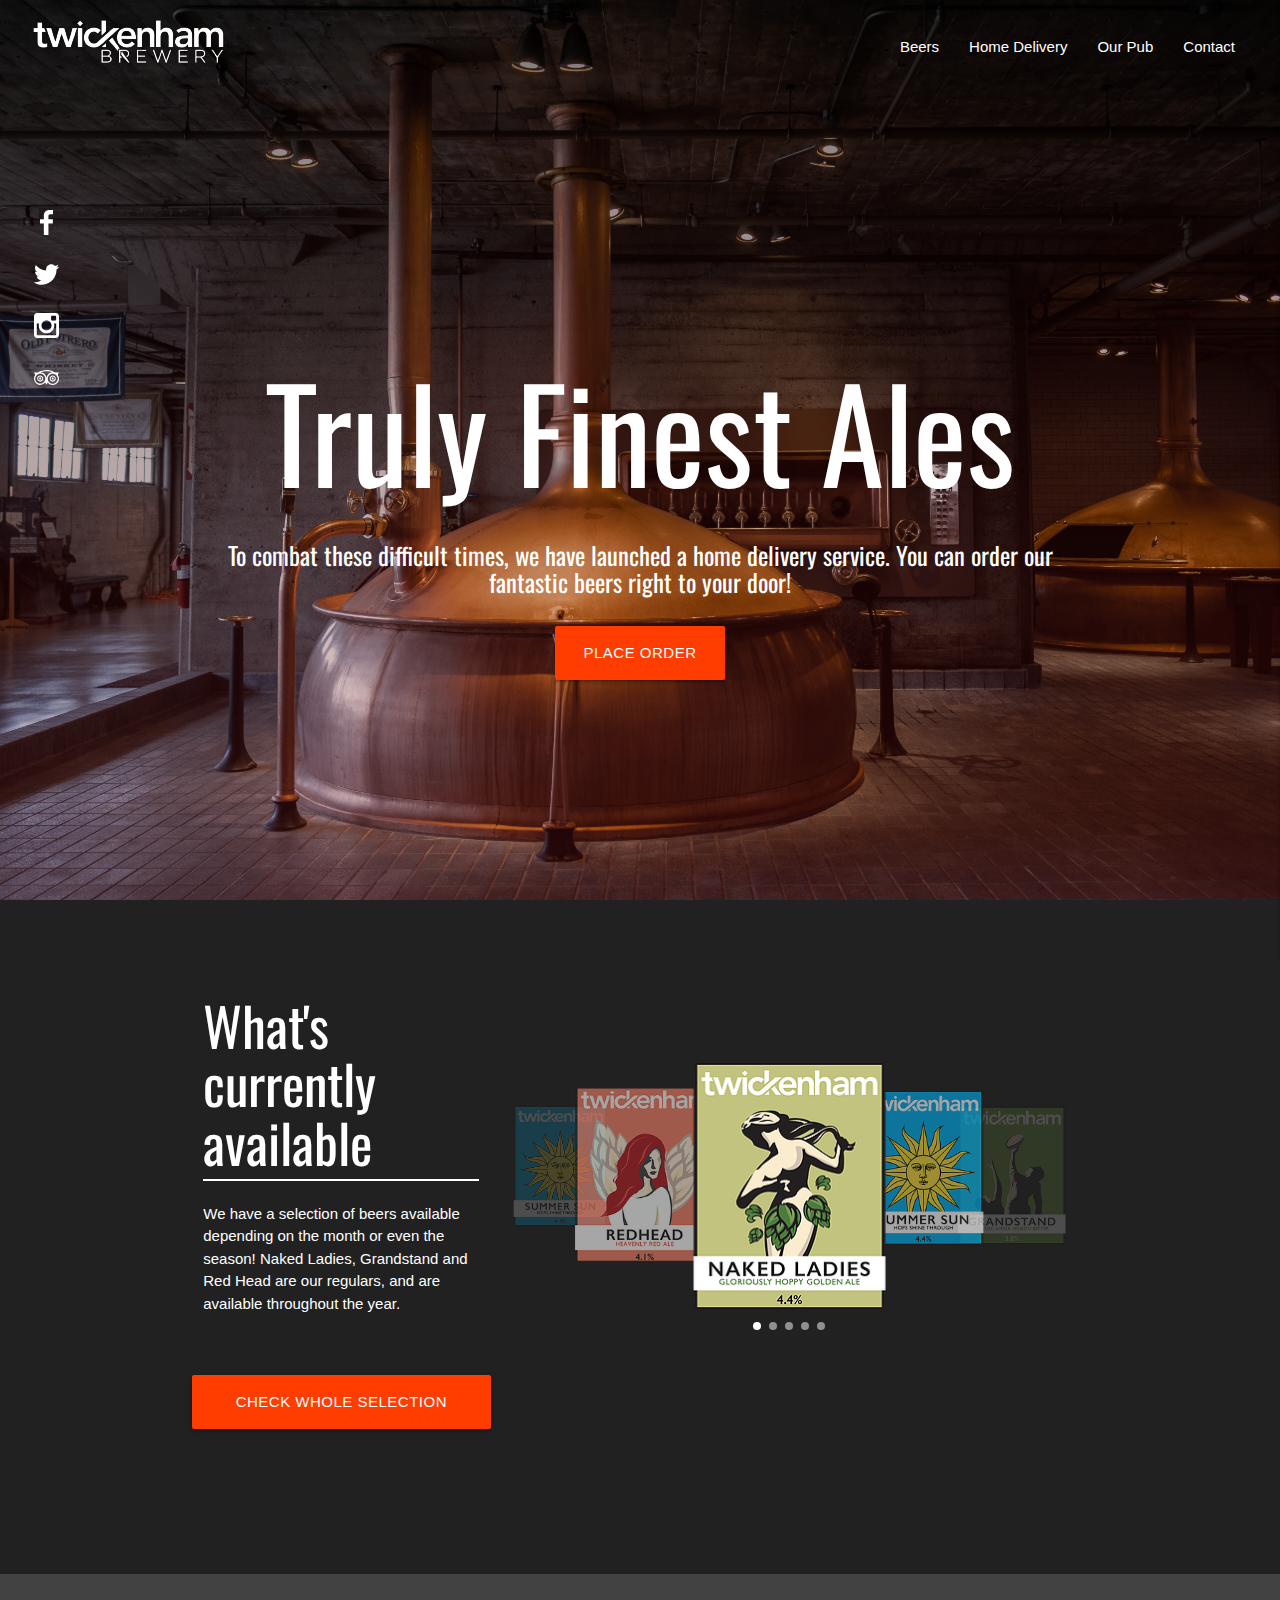
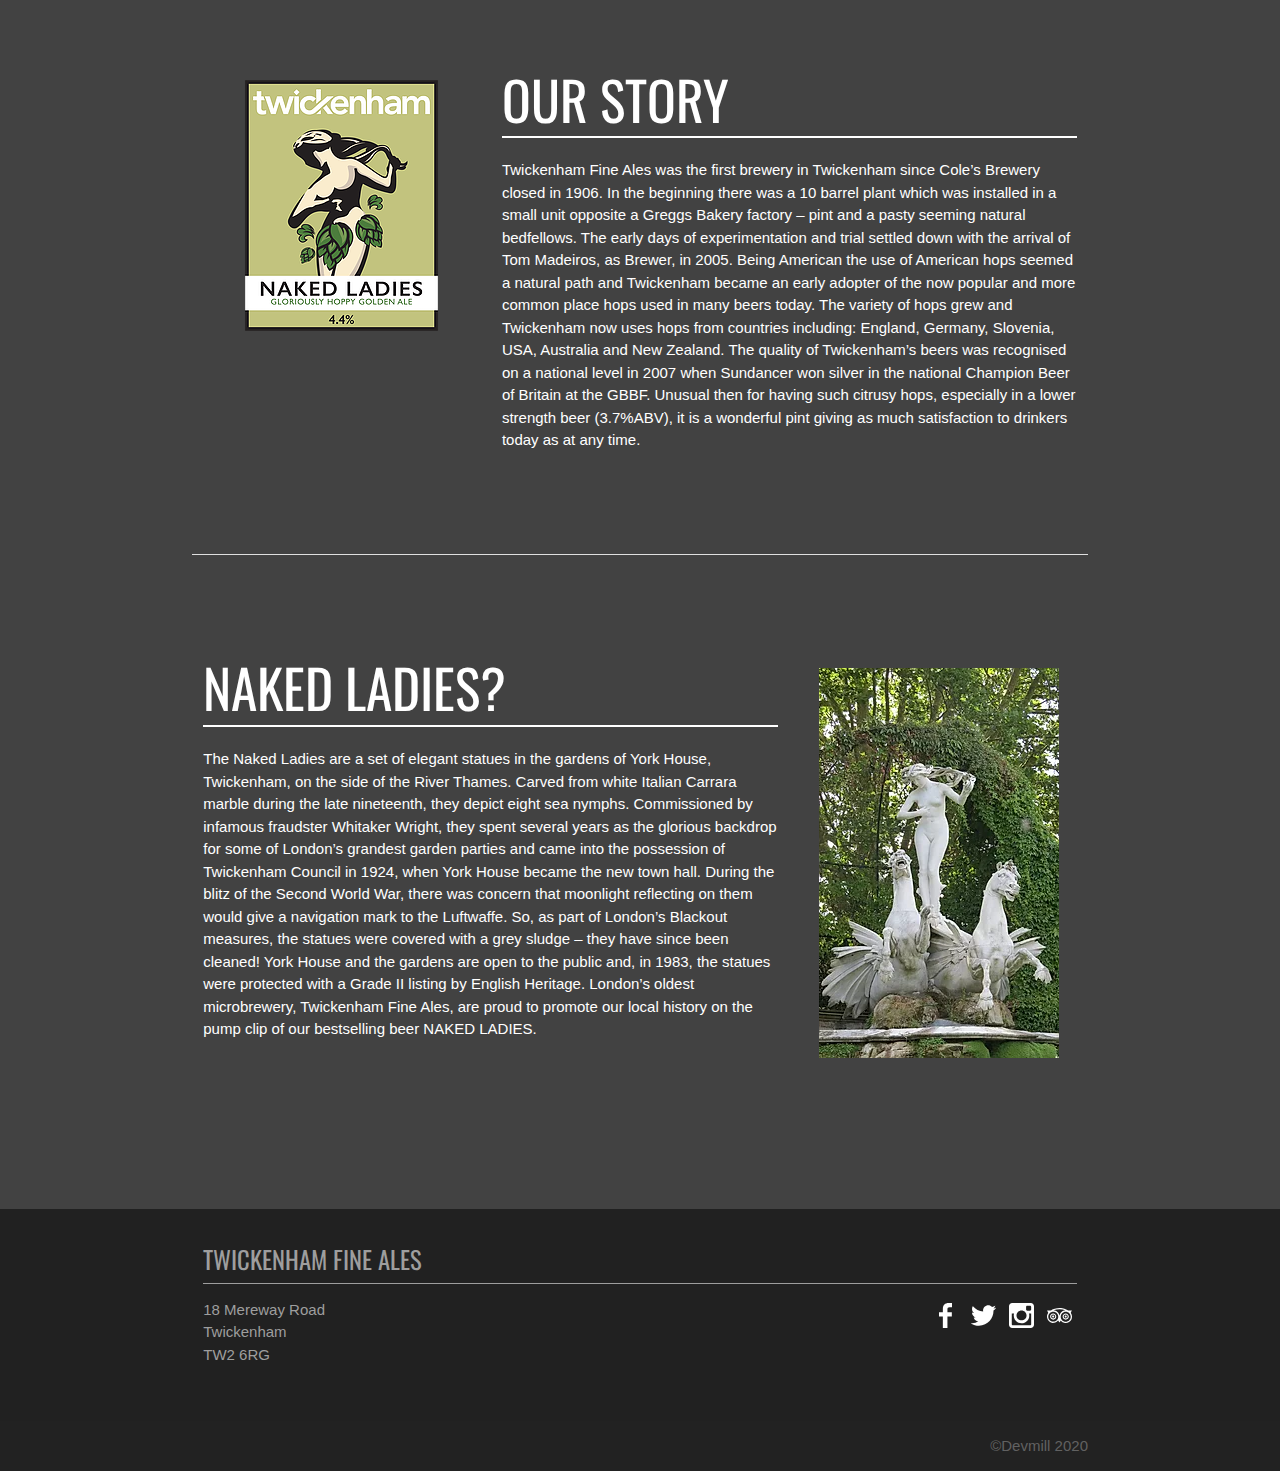
<file: index.html>
<!DOCTYPE html>
<html lang="en">
  <head>
    <meta http-equiv="Content-Type" content="text/html; charset=UTF-8" />
    <meta
      name="viewport"
      content="width=device-width, initial-scale=1, maximum-scale=1.0"
    />
    <title>Truly Finest Ales | Twickenham Brewery</title>
    <link
      href="https://fonts.googleapis.com/icon?family=Material+Icons"
      rel="stylesheet"
    />
    <link
      href="css/materialize.css"
      type="text/css"
      rel="stylesheet"
      media="screen,projection"
    />
    <link
      href="css/style.css"
      type="text/css"
      rel="stylesheet"
      media="screen,projection"
    />
  </head>
  <body>
    <div class="section no-pad-bot no-pad-top " id="index-bg">
      <nav class="transparent" role="navigation">
        <div class="nav-wrapper">
          <a id="logo-container" href="/index.html" class="brand-logo left"
            ><img src="/img/logo.png" alt=""
          /></a>

          <ul class="right hide-on-med-and-down">
            <li><a href="/pages/beers.html">Beers</a></li>
            <li><a href="/pages/home-delivery.html">Home Delivery</a></li>
            <li><a href="/pages/our-pub.html">Our Pub</a></li>
            <li><a href="/pages/contact.html">Contact</a></li>
          </ul>

          <!-- //mobile view links -->
          <ul id="nav-mobile" class="sidenav">
            <li><a href="/pages/beers.html">Beers</a></li>
            <li><a href="/pages/home-delivery.html">Home Delivery</a></li>
            <li><a href="/pages/our-pub.html">Our Pub</a></li>
            <li><a href="/pages/contact.html">Contact</a></li>
          </ul>
          <!-- //Hamburger Trigger -->
          <a href="#" data-target="nav-mobile" class="sidenav-trigger right"
            ><i class="material-icons">menu</i></a
          >
        </div>
      </nav>
      <!-- //Social media icons -->
      <div class="" id="social-media-container">
        <div class="row">
          <div class="col s1 social-media-icon">
            <a href="https://www.facebook.com/TwickenhamAles" target="_blank">
              <img src="/img/icons/facebook-logo.svg" alt="facebook link" />
            </a>
          </div>
        </div>

        <div class="row">
          <div class="col s1 social-media-icon">
            <a href="https://twitter.com/TwickenhamAles" target="_blank">
              <img
                src="/img/icons/twitter-social-logotype.svg"
                alt="twitter link"
              />
            </a>
          </div>
        </div>

        <div class="row">
          <div class="col s1 social-media-icon">
            <a href="https://www.instagram.com/twickenhamales/" target="_blank">
              <img
                src="/img/icons/instagram-social-network-logo-of-photo-camera.svg"
                alt="instagram link"
              />
            </a>
          </div>
        </div>

        <div class="row">
          <div class="col s1 social-media-icon">
            <a
              href="https://www.tripadvisor.co.uk/Attraction_Review-g528819-d7272119-Reviews-Twickenham_Fine_Ales-Twickenham_Greater_London_England.html"
              target="_blank"
            >
              <img
                src="/img/icons/tripadvisor-logotype.svg"
                alt="tripadvisor link"
              />
            </a>
          </div>
        </div>
      </div>
      <!-- //Header and CTA -->
      <div class="container" id="cta-container">
        <h1 class="header center white-text" id="hero-heading">
          Truly Finest Ales
        </h1>
        <div class="row center">
          <h5 class="header col s12 white-text" id="cta">
            To combat these difficult times, we have launched a home delivery
            service. You can order our fantastic beers right to your door!
          </h5>
        </div>
        <div class="row center">
          <a
            href="./pages/home-delivery.html"
            id="cta-btn"
            class="btn-large waves-effect waves-light deep-orange accent-3"
            >place order</a
          >
        </div>
      </div>
    </div>

    <!--   ////Available ales   -->
    <div class="section grey darken-4">
      <div class="container">
        <br /><br />
        <div class="row">
          <!-- //carousel -->
          <div class="col s12 l8 right">
            <div class="carousel">
              <a class="carousel-item" href="#one!">
                <picture class="responsive-img">
                  <source
                    type="image/webp"
                    srcset="/img/beer/naked-ladies-clip.webp"
                    class="responsive-img"
                  />
                  <img
                    src="/img/beer/png/naked-ladies-clip.png"
                    class="responsive-img"
                  />
                </picture>
              </a>
              <a class="carousel-item" href="#two!">
                <picture>
                  <source
                    type="image/webp"
                    srcset="/img/beer/summer-sun.webp"
                    class="responsive-img"
                  />
                  <img src="/img/beer/png/summer-sun.png" />
                </picture>
              </a>
              <a class="carousel-item" href="#three!">
                <picture>
                  <source
                    type="image/webp"
                    srcset="/img/beer/grandstand.webp"
                    class="responsive-img"
                  />
                  <img src="/img/beer/png/grandstand.png" />
                </picture>
              </a>
              <a class="carousel-item" href="#four!">
                <picture>
                  <source
                    type="image/webp"
                    srcset="/img/beer/summer-sun.webp"
                    class="responsive-img"
                  />
                  <img src="/img/beer/png/summer-sun.png" />
                </picture>
              </a>
              <a class="carousel-item" href="#five!">
                <picture>
                  <source
                    type="image/webp"
                    srcset="/img/beer/redhhead.webp"
                    class="responsive-img"
                  />
                  <img src="/img/beer/png/redhhead.png" />
                </picture>
              </a>
            </div>
          </div>

          <div class="col s12 l4">
            <h2 class="section-header">What's currently available</h2>

            <p class="white-text">
              We have a selection of beers available depending on the month or
              even the season! Naked Ladies, Grandstand and Red Head are our
              regulars, and are available throughout the year.
            </p>
            <br />
            <br />
            <div class="row">
              <a
                href="/pages/beers.html"
                id="cta-btn"
                class="btn-large waves-effect waves-light deep-orange accent-3 col s12"
                >check whole selection</a
              >
            </div>
          </div>
        </div>
        <br /><br />
        <br /><br />
      </div>
    </div>

    <div class="section grey darken-3">
      <div class="container">
        <br /><br />
        <div class="row">
          <div class="col s12 l4">
            <br /><br />
            <div class="row center">
              <picture>
                <source
                  type="image/webp"
                  srcset="/img/beer/naked-ladies-clip.webp"
                  class="responsive-img"
                />
                <img
                  src="/img/beer/png/naked-ladies-clip.png"
                  class="responsive-img"
                />
              </picture>
            </div>
          </div>
          <div class="col s12 l8">
            <h2 class="section-header">OUR STORY</h2>
            <p class="white-text">
              Twickenham Fine Ales was the first brewery in Twickenham since
              Cole’s Brewery closed in 1906. In the beginning there was a 10
              barrel plant which was installed in a small unit opposite a Greggs
              Bakery factory – pint and a pasty seeming natural bedfellows. The
              early days of experimentation and trial settled down with the
              arrival of Tom Madeiros, as Brewer, in 2005. Being American the
              use of American hops seemed a natural path and Twickenham became
              an early adopter of the now popular and more common place hops
              used in many beers today. The variety of hops grew and Twickenham
              now uses hops from countries including: England, Germany,
              Slovenia, USA, Australia and New Zealand. The quality of
              Twickenham’s beers was recognised on a national level in 2007 when
              Sundancer won silver in the national Champion Beer of Britain at
              the GBBF. Unusual then for having such citrusy hops, especially in
              a lower strength beer (3.7%ABV), it is a wonderful pint giving as
              much satisfaction to drinkers today as at any time.
            </p>
          </div>
        </div>
        <br /><br /><br />
        <div class="divider"></div>
        <br /><br /><br />
        <div class="row">
          <div class="col s12 l8">
            <h2 class="section-header" id="_to_naked_article">NAKED LADIES?</h2>
            <p class="white-text">
              The Naked Ladies are a set of elegant statues in the gardens of
              York House, Twickenham, on the side of the River Thames. Carved
              from white Italian Carrara marble during the late nineteenth, they
              depict eight sea nymphs. Commissioned by infamous fraudster
              Whitaker Wright, they spent several years as the glorious backdrop
              for some of London’s grandest garden parties and came into the
              possession of Twickenham Council in 1924, when York House became
              the new town hall. During the blitz of the Second World War, there
              was concern that moonlight reflecting on them would give a
              navigation mark to the Luftwaffe. So, as part of London’s Blackout
              measures, the statues were covered with a grey sludge – they have
              since been cleaned! York House and the gardens are open to the
              public and, in 1983, the statues were protected with a Grade II
              listing by English Heritage. London’s oldest microbrewery,
              Twickenham Fine Ales, are proud to promote our local history on
              the pump clip of our bestselling beer NAKED LADIES.
            </p>
          </div>

          <div class="col s12 l4">
            <br /><br />
            <div class="row center">
              <picture>
                <source type="image/webp" srcset="/img/naked-ladies.webp" />
                <img
                  src="/img/naked-ladies.png"
                  alt="statue of the naked ladies"
                  class="responsive-img"
                />
              </picture>
            </div>
          </div>
        </div>
        <br /><br />
        <br /><br />
      </div>
    </div>

    <footer class="page-footer grey darken-4">
      <div class="container">
        <div class="row">
          <div class="col s12">
            <h5 class="grey-text">TWICKENHAM FINE ALES</h5>
            <div class="divider grey"></div>
          </div>
          <div class="row">
            <div class="col s5">
              <ul>
                <li class="grey-text">18 Mereway Road</li>
                <li class="grey-text">Twickenham</li>
                <li class="grey-text">TW2 6RG</li>
              </ul>
            </div>

            <div class="col s7" id="footer-social-media-icons">
              <ul class="right">
                <li>
                  <a
                    href="https://www.facebook.com/TwickenhamAles"
                    target="_blank"
                  >
                    <img
                      src="/img/icons/facebook-logo.svg"
                      alt="facebook link"
                    />
                  </a>
                </li>
                <li>
                  <a href="https://twitter.com/TwickenhamAles" target="_blank">
                    <img
                      src="/img/icons/twitter-social-logotype.svg"
                      alt="twitter link"
                    />
                  </a>
                </li>
                <li>
                  <a
                    href="https://www.instagram.com/twickenhamales/"
                    target="_blank"
                  >
                    <img
                      src="/img/icons/instagram-social-network-logo-of-photo-camera.svg"
                      alt="instagram link"
                    />
                  </a>
                </li>
                <li>
                  <a
                    href="https://www.tripadvisor.co.uk/Attraction_Review-g528819-d7272119-Reviews-Twickenham_Fine_Ales-Twickenham_Greater_London_England.html"
                    target="_blank"
                  >
                    <img
                      src="/img/icons/tripadvisor-logotype.svg"
                      alt="tripadvisor link"
                    />
                  </a>
                </li>
              </ul>
            </div>
          </div>
        </div>
      </div>
      <div class="footer-copyright">
        <div class="container">
          <a
            class="grey-text text-darken-2 right"
            href="http://devmill.co.uk"
            target="_blank"
            >&copy;Devmill 2020</a
          >
        </div>
      </div>
    </footer>

    <!--  Scripts-->
    <script src="https://code.jquery.com/jquery-2.1.1.min.js"></script>
    <script src="js/materialize.js"></script>
    <script src="js/init.js"></script>
  </body>
</html>
</file>
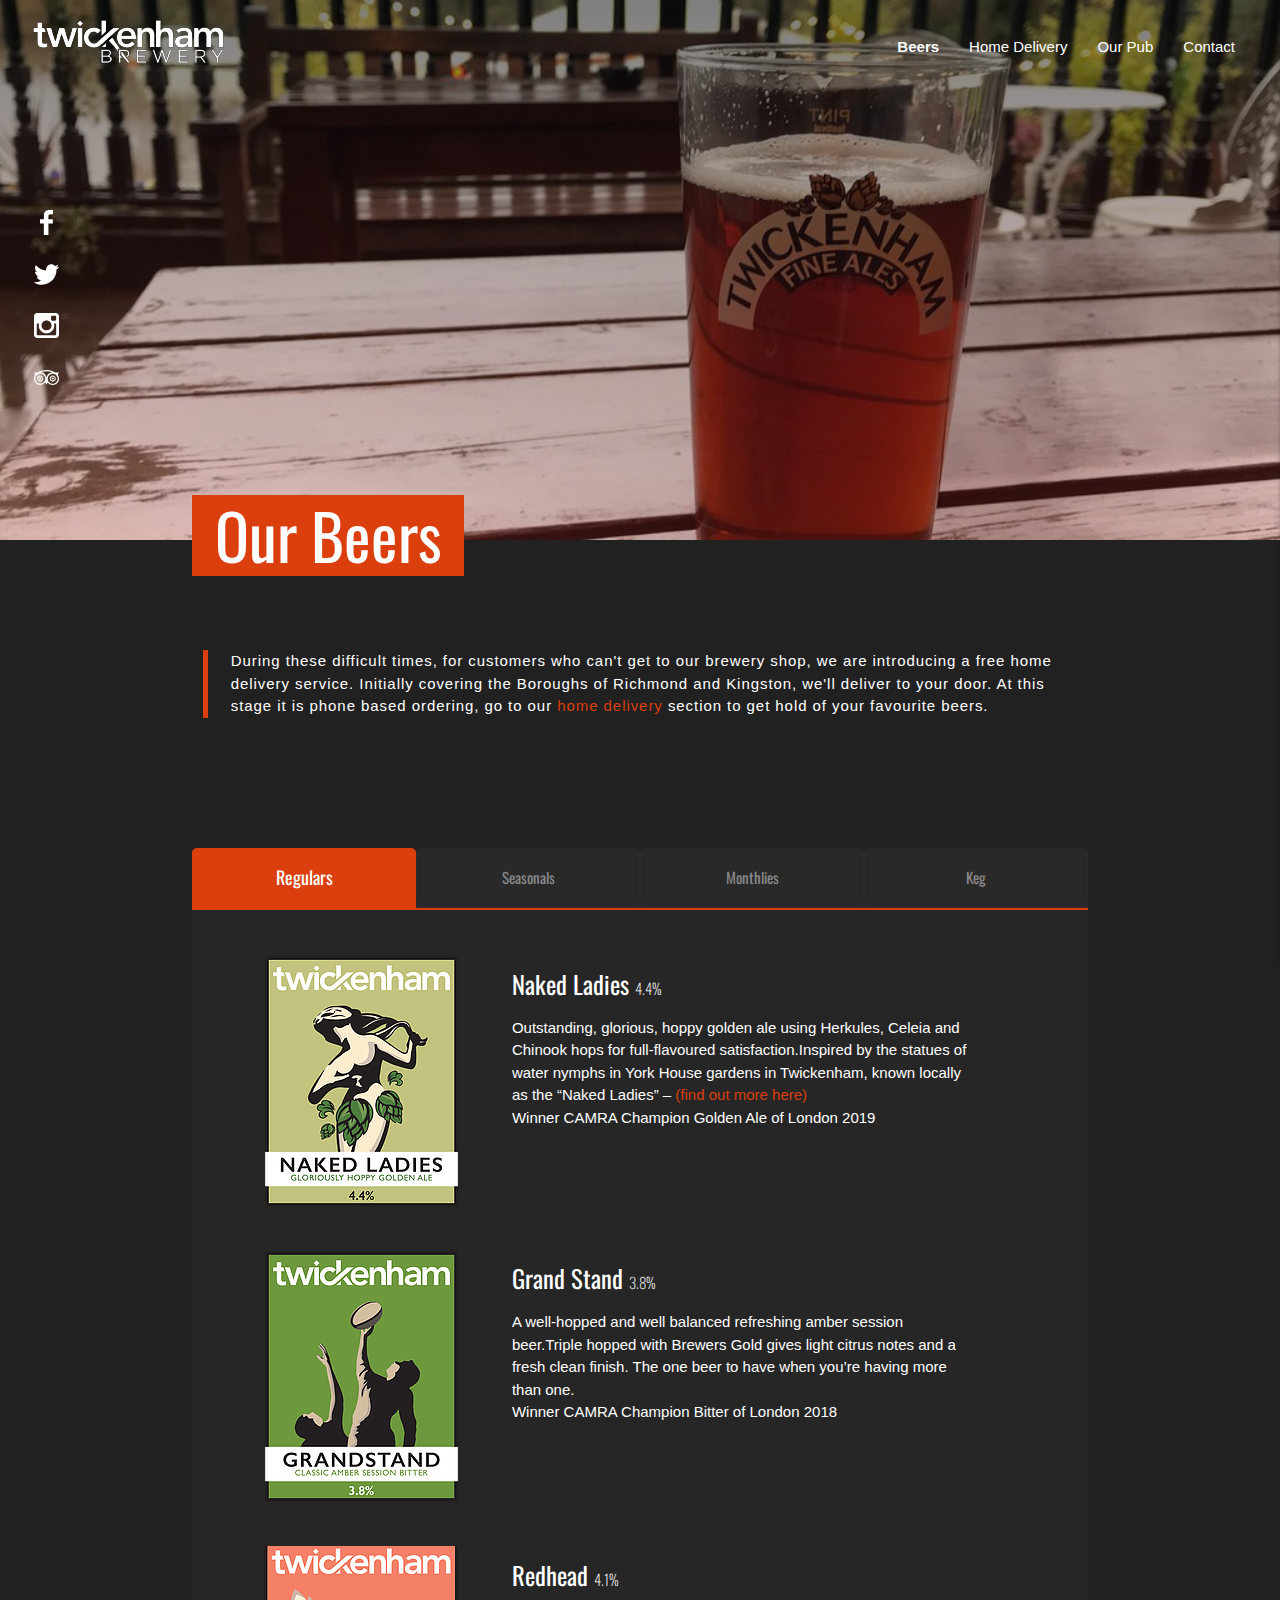
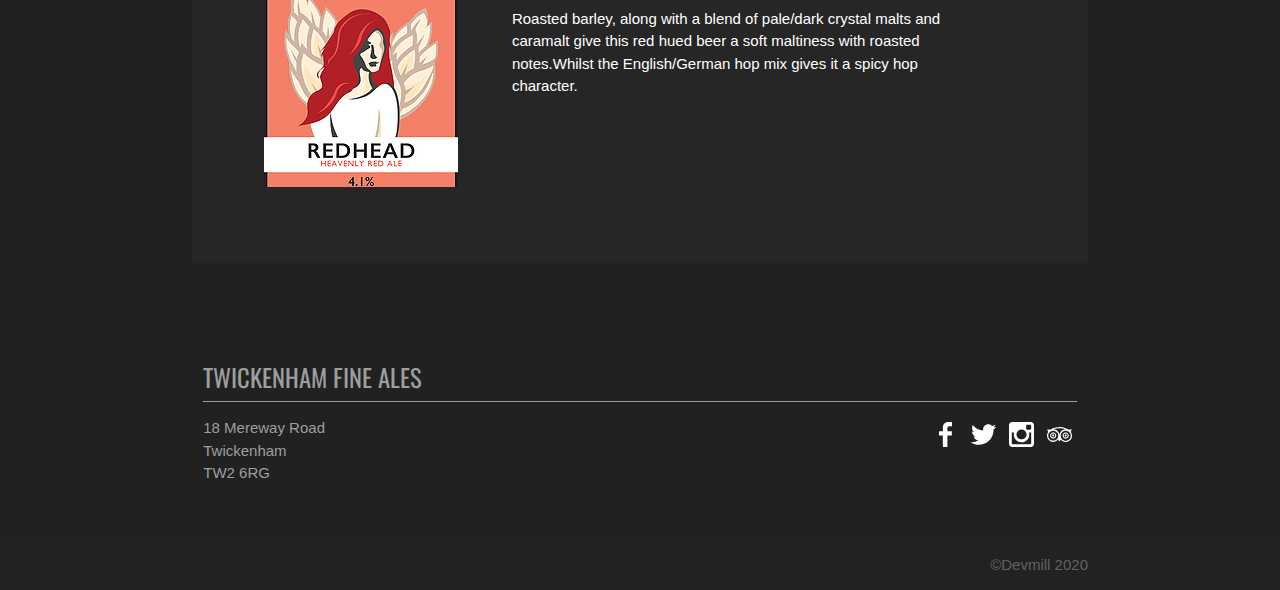
<file: pages/beers.html>
<!DOCTYPE html>
<html lang="en">
  <head>
    <meta http-equiv="Content-Type" content="text/html; charset=UTF-8" />
    <meta
      name="viewport"
      content="width=device-width, initial-scale=1, maximum-scale=1.0"
    />
    <title>Truly Finest Ales | Twickenham Brewery</title>
    <link
      href="https://fonts.googleapis.com/icon?family=Material+Icons"
      rel="stylesheet"
    />
    <link
      href="../../css/materialize.css"
      type="text/css"
      rel="stylesheet"
      media="screen,projection"
    />
    <link
      href="../../css/style.css"
      type="text/css"
      rel="stylesheet"
      media="screen,projection"
    />
  </head>
  <body>
    <div class="section no-pad-bot no-pad-top " id="beers-bg">
      <nav class="transparent" role="navigation">
        <div class="nav-wrapper">
          <a id="logo-container" href="/index.html" class="brand-logo left"
            ><img src="/img/logo.png" alt="Brewery Logo"
          /></a>

          <ul class="right hide-on-med-and-down">
            <li><a href="/pages/beers.html" class="active-nav-link">Beers</a</li>
            <li><a href="/pages/home-delivery.html">Home Delivery</a></li>
            <li><a href="/pages/our-pub.html">Our Pub</a></li>
            <li><a href="/pages/contact.html">Contact</a></li>
          </ul>

          <!-- //mobile view links -->
          <ul id="nav-mobile" class="sidenav">
            <li><a href="/pages/beers.html">Beers</a></li>
            <li><a href="/pages/home-delivery.html">Home Delivery</a></li>
            <li><a href="/pages/our-pub.html">Our Pub</a></li>
            <li><a href="/pages/contact.html">Contact</a></li>
          </ul>
          <!-- //Hamburger Trigger -->
          <a href="#" data-target="nav-mobile" class="sidenav-trigger right"
            ><i class="material-icons">menu</i></a
          >
        </div>
      </nav>
      <!-- //Social media icons -->
      <div class="" id="social-media-container">
        <div class="row">
          <div class="col s1 social-media-icon">
            <a href="https://www.facebook.com/TwickenhamAles" target="_blank">
              <img src="/img/icons/facebook-logo.svg" alt="facebook link" />
            </a>
          </div>
        </div>

        <div class="row">
          <div class="col s1 social-media-icon">
            <a href="https://twitter.com/TwickenhamAles" target="_blank">
              <img
                src="/img/icons/twitter-social-logotype.svg"
                alt="twitter link"
              />
            </a>
          </div>
        </div>

        <div class="row">
          <div class="col s1 social-media-icon">
            <a href="https://www.instagram.com/twickenhamales/" target="_blank">
              <img
                src="/img/icons/instagram-social-network-logo-of-photo-camera.svg"
                alt="instagram link"
              />
            </a>
          </div>
        </div>

        <div class="row">
          <div class="col s1 social-media-icon">
            <a
              href="https://www.tripadvisor.co.uk/Attraction_Review-g528819-d7272119-Reviews-Twickenham_Fine_Ales-Twickenham_Greater_London_England.html"
              target="_blank"
            >
              <img
                src="/img/icons/tripadvisor-logotype.svg"
                alt="tripadvisor link"
              />
            </a>
          </div>
        </div>
      </div>
      <!-- Possible Header-->
      <div class="container" id=""></div>
    </div>

    <section class="grey darken-4">
      <br /><br />
      <div class="container">
        <div class="row" id="page-heading-container">
          <h1 id="page-heading">Our Beers</h1>
        </div>

        <br /><br />
        <div class="row">
          <div class="col s12">
            <blockquote>
              <p class="white-text">
                During these difficult times, for customers who can't get to our
                brewery shop, we are introducing a free home delivery service.
                Initially covering the Boroughs of Richmond and Kingston, we'll
                deliver to your door. At this stage it is phone based ordering,
                go to our
                <a href="home-delivery.html" class="highlite">home delivery</a>
                section to get hold of your favourite beers.
              </p>
            </blockquote>
          </div>
        </div>
        <br><br><br><br>
        <div class="row beer-list-container">
          <div class="beer-list-tabs">
            <div role="tablist" aria-label="beer list">
              <button role="tab" aria-selected="true" id="regulars">
                Regulars
              </button>
              <button role="tab" aria-selected="false" id="seasonals">
                Seasonals
              </button>
              <button role="tab" aria-selected="false" id="monthlies">
                Monthlies
              </button>
              <button role="tab" aria-selected="false" id="keg">
                Keg
              </button>
            </div>

            <!-- REGULARS -->
            <div role="tabpanel" aria-labelledby="regulars">
              <div class="row white-text">
                <div class="col s12" id="beer-card">
                  <div class="row">
                    <div class="col s12 m4 center">
                        <picture>
                            <source
                              type="image/webp"
                              srcset="/img/beer/naked-ladies-clip.webp"
                              class="responsive-img"
                            />
                            <img
                              src="/img/beer/png/naked-ladies-clip.png"
                              class="responsive-img"
                            />
                          </picture>
                    </div>
                    <div class="col s12 m7">
                      <h5>Naked Ladies <span class="beer-abv">4.4%</span></h5>
                      <p>
                        Outstanding, glorious, hoppy golden ale using Herkules,
                        Celeia and Chinook hops for full-flavoured
                        satisfaction.Inspired by the statues of water nymphs in
                        York House gardens in Twickenham, known locally as the
                        “Naked Ladies” –
                        <a href="/index.html#_to_naked_article" class="highlite"
                          >(find out more here)</a
                        ><br />
                        Winner CAMRA Champion Golden Ale of London 2019
                      </p>
                    </div>
                  </div>
                </div>

                <div class="col s12" id="beer-card">
                  <div class="row">
                    <div class="col s12 m4 center">
                        <picture>
                            <source
                              type="image/webp"
                              srcset="/img/beer/grandstand.webp"
                            />
                            <img 
                            src="/img/beer/png/grandstand.png" class="responsive-img"/>
                          </picture>
                    </div>
                    <div class="col s12 m7">
                      <h5>Grand Stand <span class="beer-abv">3.8%</span></h5>
                      <p>
                        A well-hopped and well balanced refreshing amber session
                        beer.Triple hopped with Brewers Gold gives light citrus
                        notes and a fresh clean finish. The one beer to have
                        when you’re having more than one. <br />
                        Winner CAMRA Champion Bitter of London 2018
                      </p>
                    </div>
                  </div>
                </div>

                <div class="col s12" id="beer-card">
                  <div class="row">
                    <div class="col s12 m4 center">
                        <picture>
                            <source
                              type="image/webp"
                              srcset="/img/beer/redhhead.webp"
                              class="responsive-img"
                            />
                            <img 
                            src="/img/beer/png/redhhead.png" class="responsive-img"/>
                          </picture>
                    </div>
                    <div class="col s12 m7">
                      <h5>Redhead <span class="beer-abv">4.1%</span></h5>
                      <p>
                        Roasted barley, along with a blend of pale/dark crystal
                        malts and caramalt give this red hued beer a soft
                        maltiness with roasted notes.Whilst the English/German
                        hop mix gives it a spicy hop character.
                      </p>
                    </div>
                  </div>
                </div>
              </div>
            </div>
            <!-- SEASONALS -->
            <div role="tabpanel" aria-labelledby="seasonals" hidden>
              <div class="row white-text">
                <div class="col s12" id="beer-card">
                  <div class="row">
                    <div class="col s12 m4 center">
                      <picture>
                        <source
                          type="image/webp"
                          srcset="/img/beer/spring-ale.webp"
                          class="responsive-img"
                        />
                        <img src="/img/beer/png/spring-ale.png" 
                        alt="spring ale beer pump clip"
                        class="responsive-img"/>
                      </picture>
                    </div>
                    <div class="col s12 m7">
                      <h5>Spring Ale <span class="beer-abv">4.4%</span></h5>
                      <h6>Available March to May</h6>
                      <p>
                        Golden hoppy ale with a sweetish edge. Dry hopped with
                        Huell Melon for a fresh fruity nose and taste, with
                        hints of melon and orange. Perfect for a Spring Day.
                      </p>
                    </div>
                  </div>
                </div>

                <div class="col s12" id="beer-card">
                  <div class="row">
                    <div class="col s12 m4 center">
                      <picture>
                          <source
                            type="image/webp"
                            srcset="/img/beer/summer-sun.webp"
                            class="responsive-img"
                          />
                          <img src="/img/beer/png/summer-sun.png"
                          alt="summer sun beer pump clip"
                          class="responsive-img"/>
                        </picture>
                    </div>
                    <div class="col s12 m7">
                      <h5>Summer Sun <span class="beer-abv">4.4%</span></h5>
                      <h6>Available June to August</h6>
                      <p>
                        Very pale, very hoppy beer which is the Essence of
                        Summer. Extra pale ale and wheat malts combine with the
                        aromatic Citra and Delta hops to make a very bright and
                        refreshing pint for a warm summer’s day.
                      </p>
                    </div>
                  </div>
                </div>

                <div class="col s12" id="beer-card">
                  <div class="row">
                    <div class="col s12 m4 center">
                        <picture>
                            <source
                              type="image/webp"
                              srcset="/img/beer/autumn-red.webp"
                              class="responsive-img"
                            />
                            <img src="/img/beer/png/autumn-red.png"
                            alt="autumn red beer pump clip"
                            class="responsive-img"/>
                          </picture>
                    </div>
                    <div class="col s12 m7">
                      <h5>Autumn Red <span class="beer-abv">4.4%</span></h5>
                      <h6>Available September to November</h6>
                      <p>
                        A spicy red ale with fruity undertones. A taste with
                        hints of caramel and roasted malts, a floral aroma from
                        the Willamette hops and a clean lasting bitterness to
                        finish.
                      </p>
                    </div>
                  </div>
                </div>

                <div class="col s12" id="beer-card">
                  <div class="row">
                    <div class="col s12 m4 center">
                      <picture>
                          <source
                            type="image/webp"
                            srcset="/img/beer/winter-star.webp"
                            class="responsive-img"
                          />
                          <img src="/img/beer/png/winter-star.png"
                          alt="winter star beer pump clip"
                          class="responsive-img"/>
                        </picture>
                    </div>
                    <div class="col s12 m7">
                      <h5>Winter Star <span class="beer-abv">4.4%</span></h5>
                      <h6>December to Febrary</h6>
                      <p>
                        With loads of chocolate malt, this Old Ale is a rich
                        dark beer with a sweet, chocolatey edge.
                      </p>
                    </div>
                  </div>
                </div>
              </div>
            </div>

            <!-- MONTHLIES -->
            <div role="tabpanel" aria-labelledby="monthlies" hidden>
              <div class="row white-text">
                <div class="row">
                  <div class="col s12">
                    <h4 class="section-header">January</h4>
                  </div>
                </div>
    
                  <div class="col s12" id="beer-card">
                    <div class="row">
                      <div class="col s12 m4 center">
                        <picture>
                            <source
                              type="image/webp"
                              srcset="/img/beer/summer-down-under.webp"
                              class="responsive-img"
                              width="175px"
                            />
                            <img src="/img/beer/png/summer-down-under.png"
                            alt="summer down under beer clip"
                            class="responsive-img" width="175px"/>
                          </picture>
                      </div>
                      <div class="col s12 m7">
                          <h5>Summer Down Under <span class="beer-abv"> 3.9%</span></h5>
                          <p>Using the Galaxy and Pacific Jade hops from Australia and New Zealand this beer is brewed in honour of our Southern Friends. To off-set the dark nights this light golden ale, bursting with citrusy flavours, is a perfect break from the Winter Gloom.</p>
                      </div>
                    </div>
                  </div>
    
                  <div class="col s12" id="beer-card">
                    <div class="row">
                      <div class="col s12 m4 center">
                        <picture>
                            <source
                              type="image/webp"
                              srcset="/img/beer/american-nut-brown.webp"
                              class="responsive-img"
                              width="175px"
                            />
                            <img src="/img/beer/png/american-nut-brown.png"
                            alt="american nut brown beer clip"
                            class="responsive-img" width="175px"/>
                          </picture>
                      </div>
                      <div class="col s12 m7">
                          <h5>American Nut Brown <span class="beer-abv"> 5%</span></h5>
                          <p>Blend of 7 malts and hit of Summit & Cascade hops, give this nutty brown ale a strong malt flavour with a citrussy American hop twist.</p>
                      </div>
                    </div>
                  </div>
    
                  <div class="row">
                      <div class="col s12">
                        <h4 class="section-header">February</h4>
                      </div>
                    </div>
    
                  <div class="col s12" id="beer-card">
                    <div class="row">
                      <div class="col s12 m4 center">
                        <picture>
                            <source
                              type="image/webp"
                              srcset="/img/beer/gothic-dark.webp"
                              class="responsive-img"
                              width="175px"
                            />
                            <img src="/img/beer/png/gothic-dark.png"
                            alt="gothic dark beer clip"
                            class="responsive-img" width="175px"/>
                          </picture>
                      </div>
                      <div class="col s12 m7">
                          <h5>Gothic Dark <span class="beer-abv"> 4.6%</span></h5>
                          <p>A strong, dark mild brewed using two types of chocolate malt. Full-bodied and malty but with a dryish, chocolatey edge. Inspired by Strawberry Hill House, the “Little Gothick Castle”, near the brewery. <br> <br>
                          Winner – CAMRA Champion Beer of London, Old Ales and Strong Milds, 2019.</p>
                      </div>
                    </div>
                  </div>
    
                  <div class="col s12" id="beer-card">
                      <div class="row">
                        <div class="col s12 m4 center">
                          <picture>
                              <source
                                type="image/webp"
                                srcset="/img/beer/honey-dark.webp"
                                class="responsive-img"
                                width="175px"
                              />
                              <img src="/img/beer/png/honey-dark.png"
                              alt="honey dark beer clip"
                              class="responsive-img" width="175px"/>
                            </picture>
                        </div>
                        <div class="col s12 m7">
                            <h5>Honey Dark<span class="beer-abv"> 4.8%</span></h5>
                            <p>Brewed with dark malts and second fermented with honey, this strong dark beer has chocolate, coffee, caramel and (of course) honey featuring in its aroma and flavour.</p>
                        </div>
                      </div>
                    </div>
    
                  <div class="row">
                    <div class="col s12">
                      <h4 class="section-header">March</h4>
                    </div>
                  </div>
    
                  <div class="col s12" id="beer-card">
                      <div class="row">
                        <div class="col s12 m4 center">
                          <picture>
                            <source
                              type="image/webp"
                              srcset="/img/beer/four-grains.webp"
                              class="responsive-img"
                              width="175px"
                            />
                            <img src="/img/beer/png/four-grains.png"
                            alt="four grains beer clip"
                            class="responsive-img" width="175px"/>
                          </picture>
                        </div>
                        <div class="col s12 m7">
                            <h5>Four Grains<span class="beer-abv"> 4.5%</span></h5>
                            <p>Brewed with four malts: barley, wheat, rye and oats, and hopped with Pioneer. This beer has a spicy, almost herbal aroma and a medium moreish body. A hoppy taste with malty underpinnings, and not at all grainy.</p>
                        </div>
                      </div>
                    </div>
    
                  <div class="row">
                    <div class="col s12">
                      <h4 class="section-header">April</h4>
                    </div>
                  </div>
        
                  <div class="col s12" id="beer-card">
                    <div class="row">
                      <div class="col s12 m4 center">
                        <picture>
                            <source
                              type="image/webp"
                              srcset="/img/beer/wolf-of-the-woods.webp"
                              class="responsive-img"
                              width="175px"
                            />
                            <img src="/img/beer/png/wolf-of-the-woods.png"
                            alt="wolf of the woods beer clip"
                            class="responsive-img" width="175px"/>
                          </picture>
                      </div>
                      <div class="col s12 m7">
                          <h5>Wolf of the Woods <span class="beer-abv">4.7%</span></h5>
                          <p>Clean, cutting and robust strong bitter. Brewed and dry-hopped using all British hops, an initial biscuity malt character leads to a grassy lemon hop bite. Sink your teeth into a true English ale. <br>
                            <em>(In case you wonder, Wolf of the Woods comes from the translation of the Latin name for hops – Humulus Lupulus)</em></p>
                      </div>
                      </div>
                  </div>
    
                  <div class="col s12" id="beer-card">
                    <div class="row">
                      <div class="col s12 m4 center">
                        <picture>
                            <source
                              type="image/webp"
                              srcset="/img/beer/azacca-star.webp"
                              class="responsive-img"
                              width="175px"
                            />
                            <img src="/img/beer/png/azacca-star.png"
                            alt="azacca star beer clip"
                            class="responsive-img" width="175px"/>
                          </picture>
                      </div>
                      <div class="col s12 m7">
                          <h5>Azacca Star <span class="beer-abv">4.6%</span></h5>
                          <p>Named after the Azacca hop and ‘Star’ from the Polaris hop which, after all, is the North Star, this is a lovely pale ale. The blend of these two hops, along with Amarillo, gives a lovely tropical hit, with a lingering edge of spice and Mint.</p>
                      </div>
                    </div>
                  </div>
    
                  <div class="row">
                    <div class="col s12">
                      <h4 class="section-header">May</h4>
                    </div>
                  </div>
    
                  <div class="col s12" id="beer-card">
                      <div class="row">
                        <div class="col s12 m4 center">
                          <picture>
                              <source
                                type="image/webp"
                                srcset="/img/beer/rripa.webp"
                                class="responsive-img"
                                width="175px"
                              />
                              <img src="/img/beer/png/rripa.png"
                              alt="rripa beer clip"
                              class="responsive-img" width="175px"/>
                            </picture>
                        </div>
                        <div class="col s12 m7">
                            <h5>RRIPA <span class="beer-abv">4.5%</span></h5>
                            <p>Galaxy in the brew, and Cascade and Melba dry hopping, give big fruity flavours to this rye IPA.</p>
                        </div>
                      </div>
                    </div>
    
                    <div class="col s12" id="beer-card">
                      <div class="row">
                        <div class="col s12 m4 center">
                          <picture>
                              <source
                                type="image/webp"
                                srcset="/img/beer/Smilers Ale 120x156-01.webp"
                                class="responsive-img"
                                width="175px"
                              />
                              <img src="/img/beer/png/Smilers Ale 120x156-01.png"
                              alt="smilers ale beer clip"
                              class="responsive-img" width="175px"/>
                            </picture>
                        </div>
                        <div class="col s12 m7">
                            <h5>Smiler's Ale <span class="beer-abv">4.8%</span></h5>
                            <p>Amber ale with a refreshing citrus and pine aroma. Dry, hoppy flavour with a slight fruitiness underneath. Long, pleasing hoppy finish with a touch of orange peel.</p>
                        </div>
                      </div>
                    </div>
    
                    <div class="row">
                      <div class="col s12">
                        <h4 class="section-header">June</h4>
                      </div>
                    </div>
    
                    <div class="col s12" id="beer-card">
                      <div class="row">
                        <div class="col s12 m4 center">
                          <picture>
                            <source
                              type="image/webp"
                              srcset="/img/beer/daisy-cutter.webp"
                              class="responsive-img"
                              width="175px"
                            />
                            <img src="/img/beer/png/daisy-cutter.png"
                            alt="dsisy cutter beer clip"
                            class="responsive-img" width="175px"/>
                            </picture>
                        </div>
                        <div class="col s12 m7">
                            <h5>Daisy Cutter <span class="beer-abv">6.1%</span></h5>
                            <p>A strong, well-hopped ale. Powerful golden coloured beer with a fruity, citrus nose and flavour. A veritable Hop Bomb, it avoids being too bitter with a skillful blend of American hops. A beer to be reckoned with. Handle with caution. <br><br>
                              Silvers at Reading 2007, Peterborough 2006, and SIBA SE 2008 & 2009.</p>
                        </div>
                      </div>
                    </div>
    
                    <div class="col s12" id="beer-card">
                        <div class="row">
                          <div class="col s12 m4 center">
                              <picture>
                                <source
                                  type="image/webp"
                                  srcset="/img/beer/pale-beauty.webp"
                                  class="responsive-img"
                                  width="175px"
                                />
                                <img src="/img/beer/png/pale-beauty.png"
                                alt="pale beauty beer clip"
                                class="responsive-img" width="175px"/>
                              </picture>
                          </div>
                          <div class="col s12 m7">
                              <h5>Pale Beauty <span class="beer-abv">4.7%</span></h5>
                              <p>An elegant very pale ale, robustly hopped with aromatic varieties – Amarillo, Cascade and Chinook.  It is extremely refreshing and dangerously drinkable. Unusually wheat accounts for 40% of the malt grist.</p>
                          </div>
                        </div>
                      </div>
    
                  <div class="row">
                    <div class="col s12">
                      <h4 class="section-header">July</h4>
                    </div>
                  </div>
                    
                  <div class="col s12" id="beer-card">
                    <div class="row">
                      <div class="col s12 m4 center">
                        <picture>
                            <source
                              type="image/webp"
                              srcset="/img/beer/melba-pale.webp"
                              class="responsive-img"
                              width="175px"
                            />
                            <img src="/img/beer/png/melba-pale.png"
                            alt="melba pale beer clip"
                            class="responsive-img" width="175px"/>
                          </picture>
                      </div>
                      <div class="col s12 m7">
                          <h5>Melba Pale <span class="beer-abv">4.2%</span></h5>
                          <p>A light session American Pale Ale, heavily dry hopped with Melba this year providing strong peachy fruit and citrus aromas – a lovely hop with a kaleidoscope of flavours.  A delight for the summer.</p>
                      </div>
                    </div>
                  </div>
                      
                  <div class="row">
                    <div class="col s12">
                      <h4 class="section-header">August</h4>
                    </div>
                  </div>
                    
                  <div class="col s12" id="beer-card">
                    <div class="row">
                      <div class="col s12 m4 center">
                        <picture>
                            <source
                              type="image/webp"
                              srcset="/img/beer/nooksack.webp"
                              class="responsive-img"
                              width="175px"
                            />
                            <img src="/img/beer/png/nooksack.png"
                            alt="nooksack beer clip"
                            class="responsive-img" width="175px"/>
                          </picture>
                      </div>
                      <div class="col s12 m7">
                          <h5>Nooksack <span class="beer-abv">5%</span></h5>
                          <p>Originally brewed as a collaboration with Kissingate brewery, Nooksack is a big American Pale Ale, triple hopped with Citra, then Cascade and a final dry hopping of Galaxy – what’s not to love!  No wonder it won Beer of the Festival, Sussex, back in 2014!</p>
                      </div>
                    </div>
                  </div>
    
                  <div class="row">
                    <div class="col s12">
                      <h4 class="section-header">September</h4>
                    </div>
                  </div>
                    
                  <div class="col s12" id="beer-card">
                    <div class="row">
                      <div class="col s12 m4 center">
                        <picture>
                            <source
                              type="image/webp"
                              srcset="/img/beer/pale-beauty.webp"
                              class="responsive-img"
                              width="175px"
                            />
                            <img src="/img/beer/png/pale-beauty.png"
                            alt="mystery beer"
                            class="responsive-img" width="175px"/>
                        </picture>
                      </div>
                      <div class="col s12 m7">
                          <h5>??? <span class="beer-abv">???%</span></h5>
                          <p>Who knows what this tastes like?  Once we've conjured up a new recipe we'll let you know!</p>
                      </div>
                    </div>
                  </div>
    
                  <div class="row">
                    <div class="col s12">
                      <h4 class="section-header">October</h4>
                    </div>
                  </div>
    
                  <div class="col s12" id="beer-card">
                    <div class="row">
                      <div class="col s12 m4 center">
                        <picture>
                            <source
                              type="image/webp"
                              srcset="/img/beer/strange-brew.webp"
                              class="responsive-img"
                              width="175px"
                            />
                            <img src="/img/beer/png/strange-brew.png"
                            alt="strange brew beer clip"
                            class="responsive-img" width="175px"/>
                        </picture>
                      </div>
                      <div class="col s12 m7">
                          <h5>Strange Brew <span class="beer-abv">4.1%</span></h5>
                          <p>So named as a mistake by our maltsters meant the wrong malt going into a beer, which led us to blend two beers. Now brewed specially it contains 5 hops – including Styrians, Chinook and Cascade – giving this dark golden ale a big, hoppy aroma over a fine malty base – so all hops and no pumpkin!</p>
                      </div>
                    </div>
                  </div>
    
                  <div class="col s12" id="beer-card">
                    <div class="row">
                      <div class="col s12 m4 center">
                          <picture>
                            <source
                              type="image/webp"
                              srcset="/img/beer/london-porter.webp"
                              class="responsive-img"
                              width="175px"
                            />
                            <img src="/img/beer/png/london-porter.png"
                            alt="london porter beer clip"
                            class="responsive-img" width="175px"/>
                          </picture>
                      </div>
                      <div class="col s12 m7">
                          <h5>London Porter <span class="beer-abv">5.3%</span></h5>
                          <p>Brewed using Patent Malt, an old London style of malt dating back to 1817, this is a classic style of Porter, dark with a rich chocolate and coffee edge.</p>
                      </div>
                    </div>
                  </div>
    
                  <div class="row">
                    <div class="col s12">
                      <h4 class="section-header">November</h4>
                    </div>
                  </div>
    
                  <div class="col s12" id="beer-card">
                    <div class="row">
                      <div class="col s12 m4 center">
                        <picture>
                            <source
                              type="image/webp"
                              srcset="/img/beer/yakima-valley.webp"
                              class="responsive-img"
                              width="175px"
                            />
                            <img src="/img/beer/png/yakima-valley.png"
                            alt="yakima valley beer clip"
                            class="responsive-img" width="175px"/>
                          </picture>
                      </div>
                      <div class="col s12 m7">
                          <h5>Yakima Valley <span class="beer-abv">4.8%</span></h5>
                          <p>Named after the area where most American hops grow.  A mahogany American Brown Ale with a surprising citrus hit. This beer has a glorious darker shade, and will catch you out with Simcoe and Citra aroma hops.</p>
                      </div>
                    </div>
                  </div>
    
                  <div class="row">
                    <div class="col s12">
                      <h4 class="section-header">December</h4>
                    </div>
                  </div>
    
                  <div class="col s12" id="beer-card">
                    <div class="row">
                      <div class="col s12 m4 center">
                        <picture>
                            <source
                              type="image/webp"
                              srcset="/img/beer/winter-warmer.webp"
                              class="responsive-img"
                              width="175px"
                            />
                            <img src="/img/beer/png/winter-warmer.png"
                            alt="winter warmer beer clip"
                            class="responsive-img" width="175px"/>
                          </picture>
                      </div>
                      <div class="col s12 m7">
                          <h5>Winter Warmer <span class="beer-abv">5.2%</span></h5>
                          <p>For the long winter nights now upon us, this ale is strong, dark, rich and full-bodied to keep out the winter chill.  A luscious dark brown ale, with ruby hues, from the use of cara malt and chocolate malt, whilst English hops balance out the sweetish finish. A beer you’ll quickly warm to.</p>
                      </div>
                    </div>
                  </div>
              </div>
            </div>

            <!-- KEGS -->
            <div role="tabpanel" aria-labelledby="keg" hidden>
              <div class="row white-text">
                <div class="col s12" id="beer-card">
                  <div class="row">
                    <div class="col s12 m4 center">
                        <picture>
                            <source
                              type="image/webp"
                              srcset="/img/beer/Session-ips-Round.webp"
                              class="responsive-img"
                              width="175px"
                            />
                            <img src="/img/beer/png/Session-ips-Round.png"
                            alt="session IPA beer clip"
                            class="responsive-img" width="175px"/>
                          </picture>
                    </div>
                    <div class="col s12 m7">
                      <h5>Session IPA <span class="beer-abv">4.7%</span></h5>
                      <p>
                        Our Session IPA is a quaffable treat taking inspiration from
                        American style Pale Ales.Amarillo, Mosaic and Chinook hops
                        mean that our Session IPA is packed with tropical fruit
                        flavours and an IBU of 25.
                      </p>
                    </div>
                  </div>
                </div>
      
                <div class="col s12" id="beer-card">
                  <div class="row">
                    <div class="col s12 m4 center">
                      <picture>
                          <source
                            type="image/webp"
                            srcset="/img/beer/fig-porter.webp"
                            class="responsive-img"
                            width="175px"
                          />
                          <img src="/img/beer/png/fig-porter.png"
                          alt="fig porter beer clip"
                          class="responsive-img" width="175px"/>
                        </picture>
                    </div>
                    <div class="col s12 m7">
                      <h5>Fig Porter <span class="beer-abv">5.3%</span></h5>
                      <p>
                        A rich porter, with chocolate and coffee notes, infused with
                        organic figs for a deep and fruity flavour.
                      </p>
                    </div>
                  </div>
                </div>
              </div>
            </div>
          </div>
        </div>
      </div>
      <br><br>
    </section>
    <!-- Footer -->
    <footer class="page-footer grey darken-4">
      <div class="container">
        <div class="row">
          <div class="col s12">
            <h5 class="grey-text">TWICKENHAM FINE ALES</h5>
            <div class="divider grey"></div>
          </div>
          <div class="row">
            <div class="col s5">
              <ul>
                <li class="grey-text">18 Mereway Road</li>
                <li class="grey-text">Twickenham</li>
                <li class="grey-text">TW2 6RG</li>
              </ul>
            </div>

            <div class="col s7" id="footer-social-media-icons">
              <ul class="right">
                <li>
                  <a
                    href="https://www.facebook.com/TwickenhamAles"
                    target="_blank"
                  >
                    <img
                      src="/img/icons/facebook-logo.svg"
                      alt="facebook link"
                    />
                  </a>
                </li>
                <li>
                  <a href="https://twitter.com/TwickenhamAles" target="_blank">
                    <img
                      src="/img/icons/twitter-social-logotype.svg"
                      alt="twitter link"
                    />
                  </a>
                </li>
                <li>
                  <a
                    href="https://www.instagram.com/twickenhamales/"
                    target="_blank"
                  >
                    <img
                      src="/img/icons/instagram-social-network-logo-of-photo-camera.svg"
                      alt="instagram link"
                    />
                  </a>
                </li>
                <li>
                  <a
                    href="https://www.tripadvisor.co.uk/Attraction_Review-g528819-d7272119-Reviews-Twickenham_Fine_Ales-Twickenham_Greater_London_England.html"
                    target="_blank"
                  >
                    <img
                      src="/img/icons/tripadvisor-logotype.svg"
                      alt="tripadvisor link"
                    />
                  </a>
                </li>
              </ul>
            </div>
          </div>
        </div>
      </div>
      <div class="footer-copyright">
        <div class="container">
          <a
            class="grey-text text-darken-2 right"
            href="http://devmill.co.uk"
            target="_blank"
            >&copy;Devmill 2020</a
          >
        </div>
      </div>
    </footer>

    <!--  Scripts-->
    <script src="https://code.jquery.com/jquery-2.1.1.min.js"></script>
    <script src="../../js/materialize.js"></script>
    <script src="../../js/init.js"></script>
    <script src="/js/main.js"></script>
  </body>
</html>
</file>
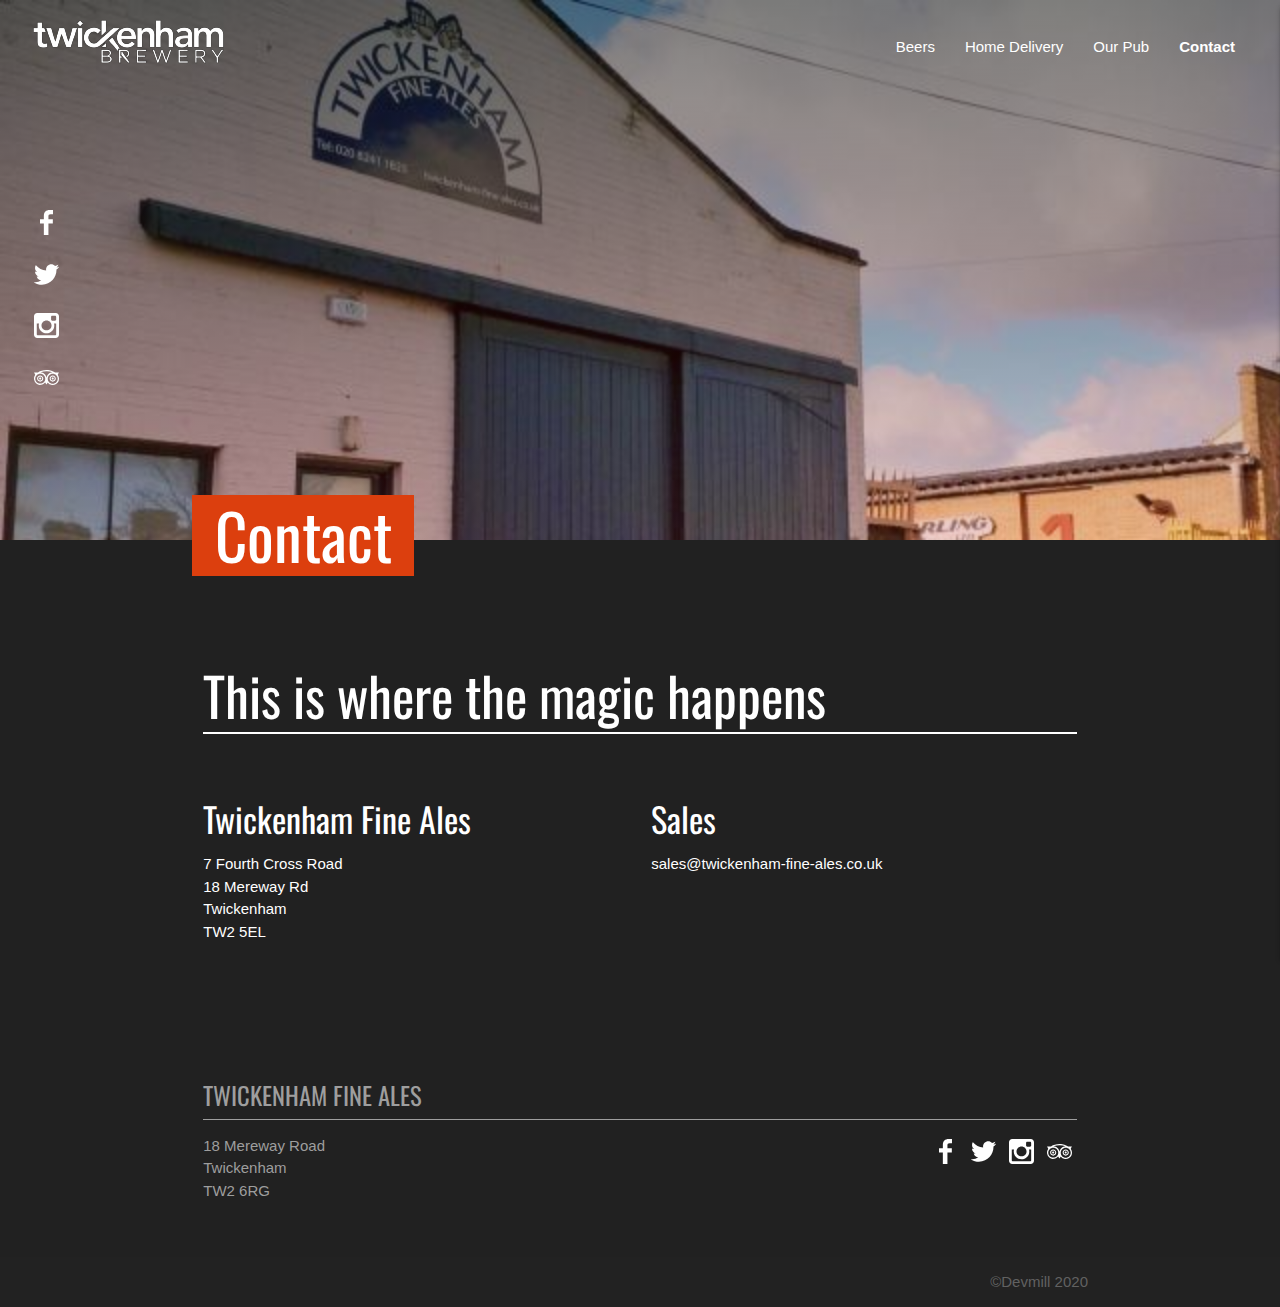
<file: pages/contact.html>
<!DOCTYPE html>
<html lang="en">
  <head>
    <meta http-equiv="Content-Type" content="text/html; charset=UTF-8" />
    <meta
      name="viewport"
      content="width=device-width, initial-scale=1, maximum-scale=1.0"
    />
    <title>Truly Finest Ales | Twickenham Brewery</title>
    <link
      href="https://fonts.googleapis.com/icon?family=Material+Icons"
      rel="stylesheet"
    />
    <link
      href="../css/materialize.css"
      type="text/css"
      rel="stylesheet"
      media="screen,projection"
    />
    <link
      href="../css/style.css"
      type="text/css"
      rel="stylesheet"
      media="screen,projection"
    />
  </head>
  <body>
    <div class="section no-pad-bot no-pad-top " id="contact-bg">
      <nav class="transparent" role="navigation">
        <div class="nav-wrapper">
          <a id="logo-container" href="/index.html" class="brand-logo left"
            ><img src="/img/logo.png" alt=""
          /></a>

          <ul class="right hide-on-med-and-down">
            <li>
              <a href="/pages/beers.html">Beers</a>
            </li>
            <li><a href="/pages/home-delivery.html">Home Delivery</a></li>
            <li><a href="/pages/our-pub.html">Our Pub</a></li>
            <li>
              <a href="/pages/contact.html" class="active-nav-link">Contact</a>
            </li>
          </ul>

          <!-- //mobile view links -->
          <ul id="nav-mobile" class="sidenav">
            <li>
              <a href="/pages/beers.html">Beers</a>
            </li>
            <li><a href="/pages/home-delivery.html">Home Delivery</a></li>
            <li><a href="/pages/our-pub.html">Our Pub</a></li>
            <li><a href="/pages/contact.html">Contact</a></li>
          </ul>
          <!-- //Hamburger Trigger -->
          <a href="#" data-target="nav-mobile" class="sidenav-trigger right"
            ><i class="material-icons">menu</i></a
          >
        </div>
      </nav>
      <!-- //Social media icons -->
      <div class="" id="social-media-container">
        <div class="row">
          <div class="col s1 social-media-icon">
            <a href="https://www.facebook.com/TwickenhamAles" target="_blank">
              <img src="/img/icons/facebook-logo.svg" alt="facebook link" />
            </a>
          </div>
        </div>

        <div class="row">
          <div class="col s1 social-media-icon">
            <a href="https://twitter.com/TwickenhamAles" target="_blank">
              <img
                src="/img/icons/twitter-social-logotype.svg"
                alt="twitter link"
              />
            </a>
          </div>
        </div>

        <div class="row">
          <div class="col s1 social-media-icon">
            <a href="https://www.instagram.com/twickenhamales/" target="_blank">
              <img
                src="/img/icons/instagram-social-network-logo-of-photo-camera.svg"
                alt="instagram link"
              />
            </a>
          </div>
        </div>

        <div class="row">
          <div class="col s1 social-media-icon">
            <a
              href="https://www.tripadvisor.co.uk/Attraction_Review-g528819-d7272119-Reviews-Twickenham_Fine_Ales-Twickenham_Greater_London_England.html"
              target="_blank"
            >
              <img
                src="/img/icons/tripadvisor-logotype.svg"
                alt="tripadvisor link"
              />
            </a>
          </div>
        </div>
      </div>
      <!-- Possible Header-->
      <div class="container" id=""></div>
    </div>

    <section class="grey darken-4">
      <br /><br />
      <div class="container">
        <div class="row" id="page-heading-container">
          <h1 id="page-heading">Contact</h1>
        </div>

        <br /><br />
        <div class="row">
          <div class="col s12">
            <h2 class="section-header">This is where the magic happens</h2>
            <br />
          </div>
          <div class="col s12 m6">
            <h4 class="white-text">Twickenham Fine Ales</h4>
            <ul>
              <li class="white-text">7 Fourth Cross Road</li>
              <li class="white-text">18 Mereway Rd</li>
              <li class="white-text">Twickenham</li>
              <li class="white-text">TW2 5EL</li>
              <br />
            </ul>
          </div>
          <div class="col s12 m6">
            <h4 class="white-text">Sales</h4>
            <ul>
              <li class="white-text">sales@twickenham-fine-ales.co.uk</li>

              <br />
            </ul>
          </div>
        </div>
        <br /><br />
      </div>
    </section>

    <footer class="page-footer grey darken-4">
      <div class="container">
        <div class="row">
          <div class="col s12">
            <h5 class="grey-text">TWICKENHAM FINE ALES</h5>
            <div class="divider grey"></div>
          </div>
          <div class="row">
            <div class="col s5">
              <ul>
                <li class="grey-text">18 Mereway Road</li>
                <li class="grey-text">Twickenham</li>
                <li class="grey-text">TW2 6RG</li>
              </ul>
            </div>

            <div class="col s7" id="footer-social-media-icons">
              <ul class="right">
                <li>
                  <a
                    href="https://www.facebook.com/TwickenhamAles"
                    target="_blank"
                  >
                    <img
                      src="/img/icons/facebook-logo.svg"
                      alt="facebook link"
                    />
                  </a>
                </li>
                <li>
                  <a href="https://twitter.com/TwickenhamAles" target="_blank">
                    <img
                      src="/img/icons/twitter-social-logotype.svg"
                      alt="twitter link"
                    />
                  </a>
                </li>
                <li>
                  <a
                    href="https://www.instagram.com/twickenhamales/"
                    target="_blank"
                  >
                    <img
                      src="/img/icons/instagram-social-network-logo-of-photo-camera.svg"
                      alt="instagram link"
                    />
                  </a>
                </li>
                <li>
                  <a
                    href="https://www.tripadvisor.co.uk/Attraction_Review-g528819-d7272119-Reviews-Twickenham_Fine_Ales-Twickenham_Greater_London_England.html"
                    target="_blank"
                  >
                    <img
                      src="/img/icons/tripadvisor-logotype.svg"
                      alt="tripadvisor link"
                    />
                  </a>
                </li>
              </ul>
            </div>
          </div>
        </div>
      </div>
      <div class="footer-copyright">
        <div class="container">
          <a
            class="grey-text text-darken-2 right"
            href="http://devmill.co.uk"
            target="_blank"
            >&copy;Devmill 2020</a
          >
        </div>
      </div>
    </footer>

    <!--  Scripts-->
    <script src="https://code.jquery.com/jquery-2.1.1.min.js"></script>
    <script src="../js/materialize.js"></script>
    <script src="../js/init.js"></script>
  </body>
</html>
</file>
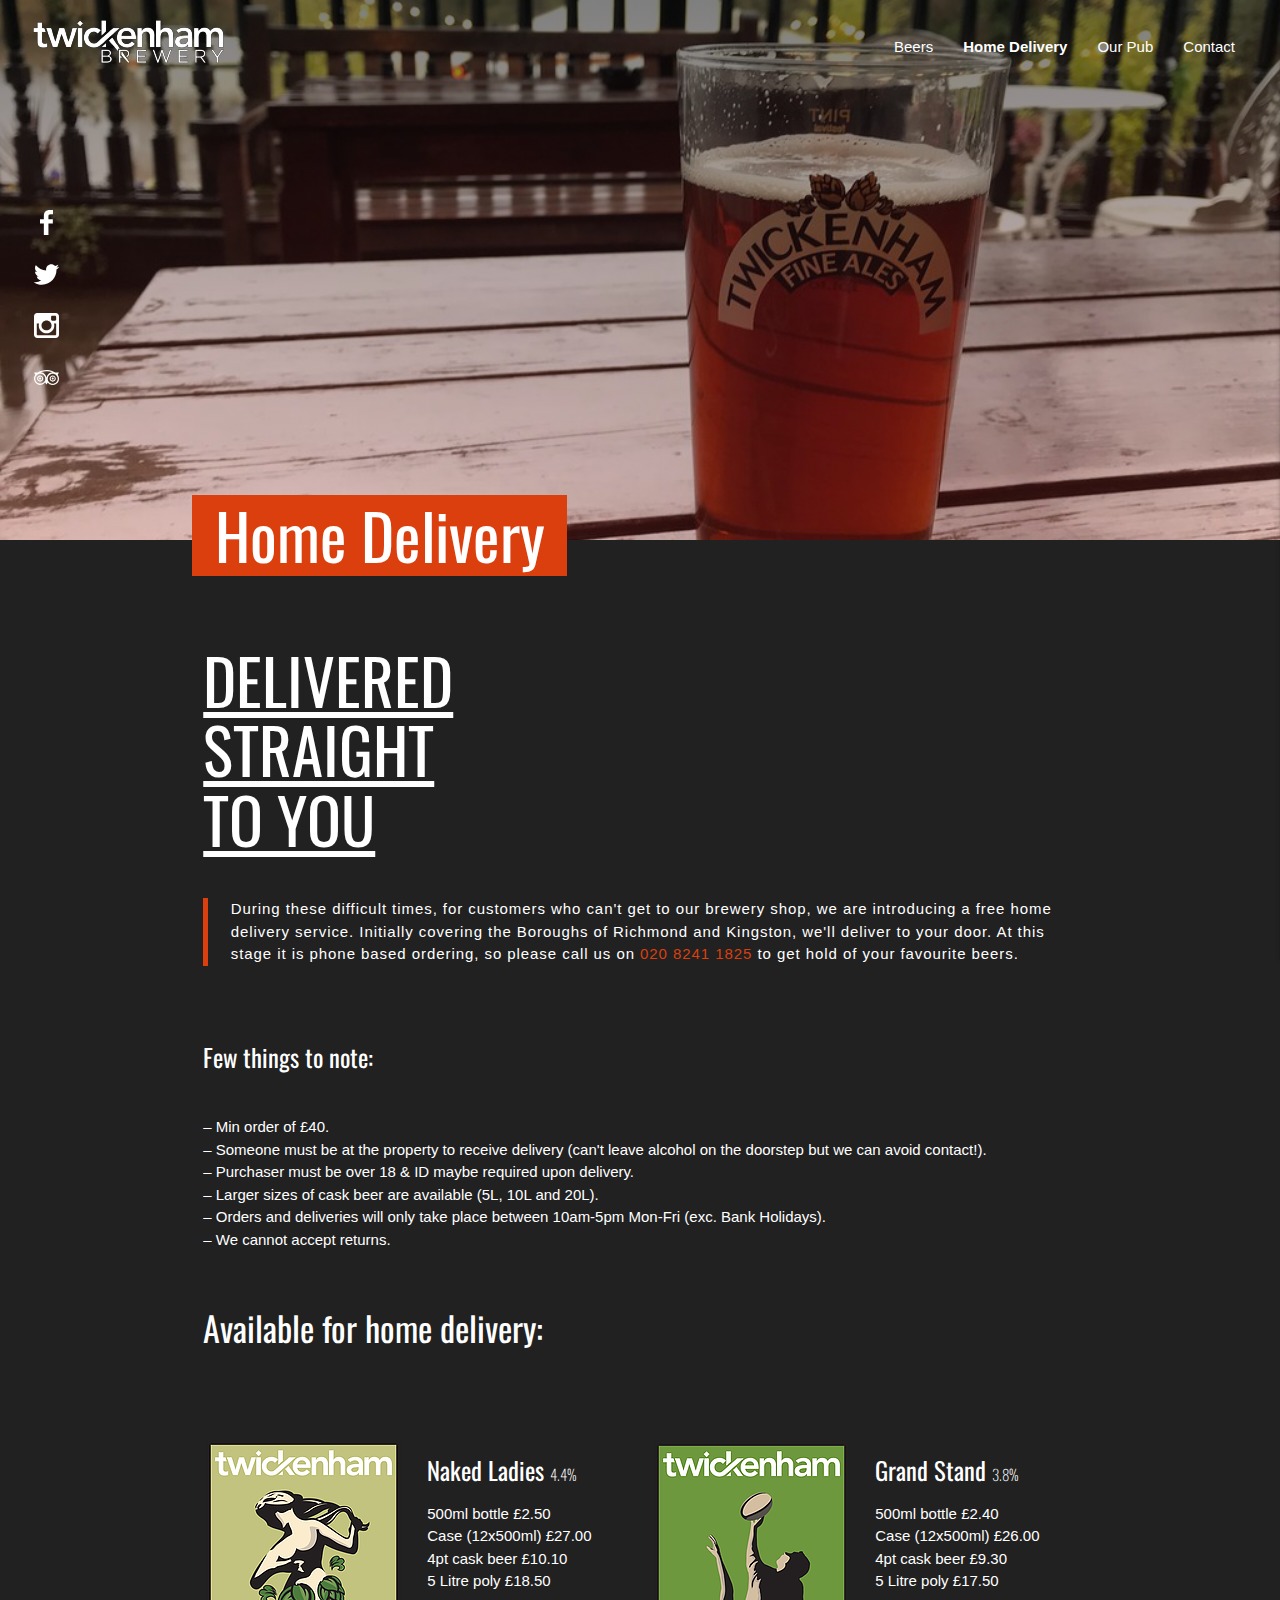
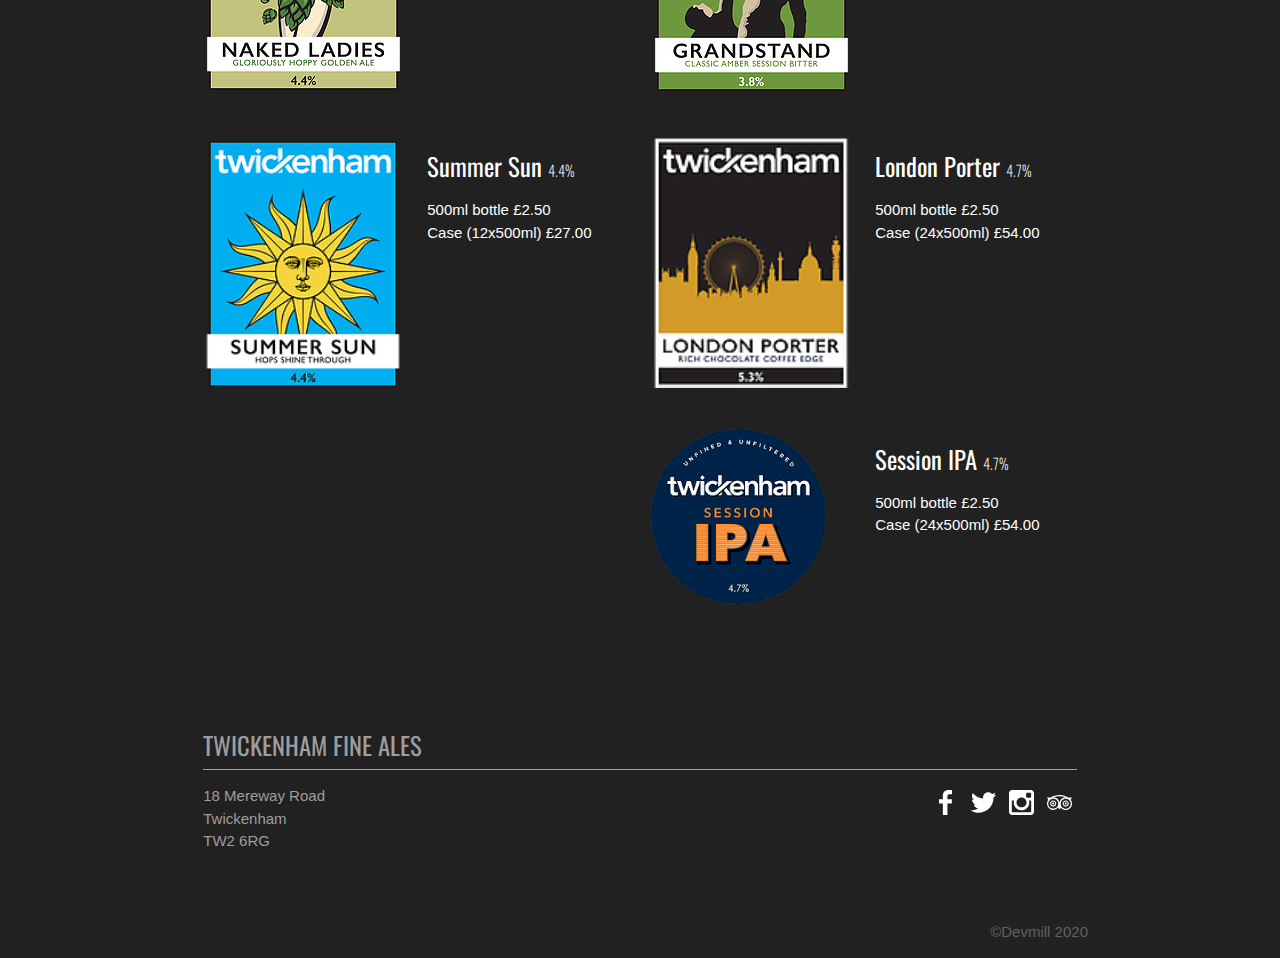
<file: pages/home-delivery.html>
<!DOCTYPE html>
<html lang="en">
  <head>
    <meta http-equiv="Content-Type" content="text/html; charset=UTF-8" />
    <meta
      name="viewport"
      content="width=device-width, initial-scale=1, maximum-scale=1.0"
    />
    <title>Truly Finest Ales | Twickenham Brewery</title>
    <link
      href="https://fonts.googleapis.com/icon?family=Material+Icons"
      rel="stylesheet"
    />
    <link
      href="../css/materialize.css"
      type="text/css"
      rel="stylesheet"
      media="screen,projection"
    />
    <link
      href="../css/style.css"
      type="text/css"
      rel="stylesheet"
      media="screen,projection"
    />
  </head>
  <body>
    <div class="section no-pad-bot no-pad-top " id="beers-bg">
      <nav class="transparent" role="navigation">
        <div class="nav-wrapper">
          <a id="logo-container" href="/index.html" class="brand-logo left"
            ><img src="/img/logo.png" alt=""
          /></a>

          <ul class="right hide-on-med-and-down">
            <li>
              <a href="/pages/beers.html">Beers</a>
            </li>
            <li>
              <a href="../pages/home-delivery.html" class="active-nav-link"
                >Home Delivery</a
              >
            </li>
            <li><a href="../pages/our-pub.html">Our Pub</a></li>
            <li><a href="../pages/contact.html">Contact</a></li>
          </ul>

          <!-- //mobile view links -->
          <ul id="nav-mobile" class="sidenav">
            <li>
              <a href="/pages/beers.html">Beers</a>
            </li>
            <li><a href="../pages/home-delivery.html">Home Delivery</a></li>
            <li><a href="../pages/our-pub.html">Our Pub</a></li>
            <li><a href="../pages/contact.html">Contact</a></li>
          </ul>
          <!-- //Hamburger Trigger -->
          <a href="#" data-target="nav-mobile" class="sidenav-trigger right"
            ><i class="material-icons">menu</i></a
          >
        </div>
      </nav>
      <!-- //Social media icons -->
      <div class="" id="social-media-container">
        <div class="row">
          <div class="col s1 social-media-icon">
            <a href="https://www.facebook.com/TwickenhamAles" target="_blank">
              <img src="/img/icons/facebook-logo.svg" alt="facebook link" />
            </a>
          </div>
        </div>

        <div class="row">
          <div class="col s1 social-media-icon">
            <a href="https://twitter.com/TwickenhamAles" target="_blank">
              <img
                src="/img/icons/twitter-social-logotype.svg"
                alt="twitter link"
              />
            </a>
          </div>
        </div>

        <div class="row">
          <div class="col s1 social-media-icon">
            <a href="https://www.instagram.com/twickenhamales/" target="_blank">
              <img
                src="/img/icons/instagram-social-network-logo-of-photo-camera.svg"
                alt="instagram link"
              />
            </a>
          </div>
        </div>

        <div class="row">
          <div class="col s1 social-media-icon">
            <a
              href="https://www.tripadvisor.co.uk/Attraction_Review-g528819-d7272119-Reviews-Twickenham_Fine_Ales-Twickenham_Greater_London_England.html"
              target="_blank"
            >
              <img
                src="/img/icons/tripadvisor-logotype.svg"
                alt="tripadvisor link"
              />
            </a>
          </div>
        </div>
      </div>
      <!-- Possible Header-->
      <div class="container" id=""></div>
    </div>

    <section class="grey darken-4">
      <br /><br />
      <div class="container">
        <div class="row" id="page-heading-container">
          <h1 id="page-heading">Home Delivery</h1>
        </div>

        <br /><br />
        <div class="row">
          <div class="col s12 white-text valign-wrapper">
            <h1 style="margin-top: 1rem; text-decoration: underline;">
              DELIVERED <br />
              STRAIGHT <br />
              TO YOU
            </h1>
          </div>
          <div class="col s12 right">
            <blockquote>
              <p class="white-text">
                During these difficult times, for customers who can't get to our
                brewery shop, we are introducing a free home delivery service.
                Initially covering the Boroughs of Richmond and Kingston, we'll
                deliver to your door. At this stage it is phone based ordering,
                so please call us on
                <span class="highlite">020 8241 1825</span> to get hold of your
                favourite beers.
              </p>
            </blockquote>
          </div>
        </div>
        <br />
        <div class="row">
          <div class="col s12">
            <h5 class="white-text">
              Few things to note:
            </h5>
          </div>
        </div>
        <div class="row white-text">
          <div class="col s12">
            <ul>
              <li>– Min order of £40.</li>
              <li>
                – Someone must be at the property to receive delivery (can't
                leave alcohol on the doorstep but we can avoid contact!).
              </li>
              <li>
                – Purchaser must be over 18 & ID maybe required upon delivery.
              </li>
              <li>
                – Larger sizes of cask beer are available (5L, 10L and 20L).
              </li>
              <li>
                – Orders and deliveries will only take place between 10am-5pm
                Mon-Fri (exc. Bank Holidays).
              </li>
              <li>– We cannot accept returns.</li>
            </ul>
          </div>
        </div>
        <!-- ////BeerList -->
        <div class="row white-text">
          <div class="col s12">
            <h4>Available for home delivery:</h4>
          </div>
        </div>
        <br /><br />
        <!-- //selection -->
        <div class="row white-text">
          <div class="col s12 m6" id="beer-card">
            <div class="row">
              <div class="col s6">
                <picture>
                  <source
                    type="image/webp"
                    srcset="/img/beer/naked-ladies-clip.webp"
                    class="responsive-img"
                  />
                  <img
                    src="/img/beer/png/naked-ladies-clip.png"
                    class="responsive-img"
                  />
                </picture>
              </div>
              <div class="col s6">
                <h5>Naked Ladies <span class="beer-abv">4.4%</span></h5>
                <ul>
                  <li>500ml bottle £2.50</li>
                  <li>Case (12x500ml) £27.00</li>
                  <li>4pt cask beer £10.10</li>
                  <li>5 Litre poly £18.50</li>
                </ul>
              </div>
            </div>
          </div>
          <div class="col s12 m6" id="beer-card">
            <div class="row">
              <div class="col s6">
                <picture>
                  <source
                    type="image/webp"
                    srcset="/img/beer/grandstand.webp"
                  />
                  <img
                    src="/img/beer/png/grandstand.png"
                    class="responsive-img"
                  />
                </picture>
              </div>
              <div class="col s6">
                <h5>Grand Stand <span class="beer-abv">3.8%</span></h5>
                <ul>
                  <li>500ml bottle £2.40</li>
                  <li>Case (12x500ml) £26.00</li>
                  <li>4pt cask beer £9.30</li>
                  <li>5 Litre poly £17.50</li>
                </ul>
              </div>
            </div>
          </div>
          <div class="col s12 m6" id="beer-card">
            <div class="row">
              <div class="col s6">
                <picture>
                  <source
                    type="image/webp"
                    srcset="/img/beer/summer-sun.webp"
                    width="200px"
                    class="responsive-img"
                  />
                  <img
                    src="/img/beer/png/summer-sun.png"
                    alt="summer sun beer pump clip"
                    width="200px"
                    class="responsive-img"
                  />
                </picture>
              </div>
              <div class="col s6">
                <h5>Summer Sun <span class="beer-abv">4.4%</span></h5>
                <ul>
                  <li>500ml bottle £2.50</li>
                  <li>Case (12x500ml) £27.00</li>
                </ul>
              </div>
            </div>
          </div>

          <div class="col s12 m6" id="beer-card">
            <div class="row">
              <div class="col s6">
                <picture>
                  <source
                    type="image/webp"
                    srcset="/img/beer/london-porter.webp"
                    class="responsive-img"
                    width="200px"
                  />
                  <img
                    src="/img/beer/png/london-porter.png"
                    alt="london porter beer clip"
                    class="responsive-img"
                    width="200px"
                  />
                </picture>
              </div>
              <div class="col s6">
                <h5>London Porter <span class="beer-abv">4.7%</span></h5>
                <ul>
                  <li>500ml bottle £2.50</li>
                  <li>Case (24x500ml) £54.00</li>
                </ul>
              </div>
            </div>
          </div>

          <div class="col s12 m6" id="beer-card">
            <div class="row">
              <div class="col s6">
                <picture>
                  <source
                    type="image/webp"
                    srcset="/img/beer/Session-ips-Round.webp"
                    class="responsive-img"
                    width="175px"
                  />
                  <img
                    src="/img/beer/png/Session-ips-Round.png"
                    alt="session IPA beer clip"
                    class="responsive-img"
                    width="175px"
                  />
                </picture>
              </div>
              <div class="col s6">
                <h5>Session IPA <span class="beer-abv">4.7%</span></h5>
                <ul>
                  <li>500ml bottle £2.50</li>
                  <li>Case (24x500ml) £54.00</li>
                </ul>
              </div>
            </div>
          </div>
        </div>

        <br /><br />
      </div>
    </section>

    <!-- Footer -->
    <footer class="page-footer grey darken-4">
      <div class="container">
        <div class="row">
          <div class="col s12">
            <h5 class="grey-text">TWICKENHAM FINE ALES</h5>
            <div class="divider grey"></div>
          </div>
          <div class="row">
            <div class="col s5">
              <ul>
                <li class="grey-text">18 Mereway Road</li>
                <li class="grey-text">Twickenham</li>
                <li class="grey-text">TW2 6RG</li>
              </ul>
            </div>

            <div class="col s7" id="footer-social-media-icons">
              <ul class="right">
                <li>
                  <a
                    href="https://www.facebook.com/TwickenhamAles"
                    target="_blank"
                  >
                    <img
                      src="/img/icons/facebook-logo.svg"
                      alt="facebook link"
                    />
                  </a>
                </li>
                <li>
                  <a href="https://twitter.com/TwickenhamAles" target="_blank">
                    <img
                      src="/img/icons/twitter-social-logotype.svg"
                      alt="twitter link"
                    />
                  </a>
                </li>
                <li>
                  <a
                    href="https://www.instagram.com/twickenhamales/"
                    target="_blank"
                  >
                    <img
                      src="/img/icons/instagram-social-network-logo-of-photo-camera.svg"
                      alt="instagram link"
                    />
                  </a>
                </li>
                <li>
                  <a
                    href="https://www.tripadvisor.co.uk/Attraction_Review-g528819-d7272119-Reviews-Twickenham_Fine_Ales-Twickenham_Greater_London_England.html"
                    target="_blank"
                  >
                    <img
                      src="/img/icons/tripadvisor-logotype.svg"
                      alt="tripadvisor link"
                    />
                  </a>
                </li>
              </ul>
            </div>
          </div>
        </div>
      </div>
      <div class="footer-copyright">
        <div class="container">
          <a
            class="grey-text text-darken-2 right"
            href="http://devmill.co.uk"
            target="_blank"
            >&copy;Devmill 2020</a
          >
        </div>
      </div>
    </footer>

    <!--  Scripts-->
    <script src="https://code.jquery.com/jquery-2.1.1.min.js"></script>
    <script src="../js/materialize.js"></script>
    <script src="../js/init.js"></script>
  </body>
</html>
</file>
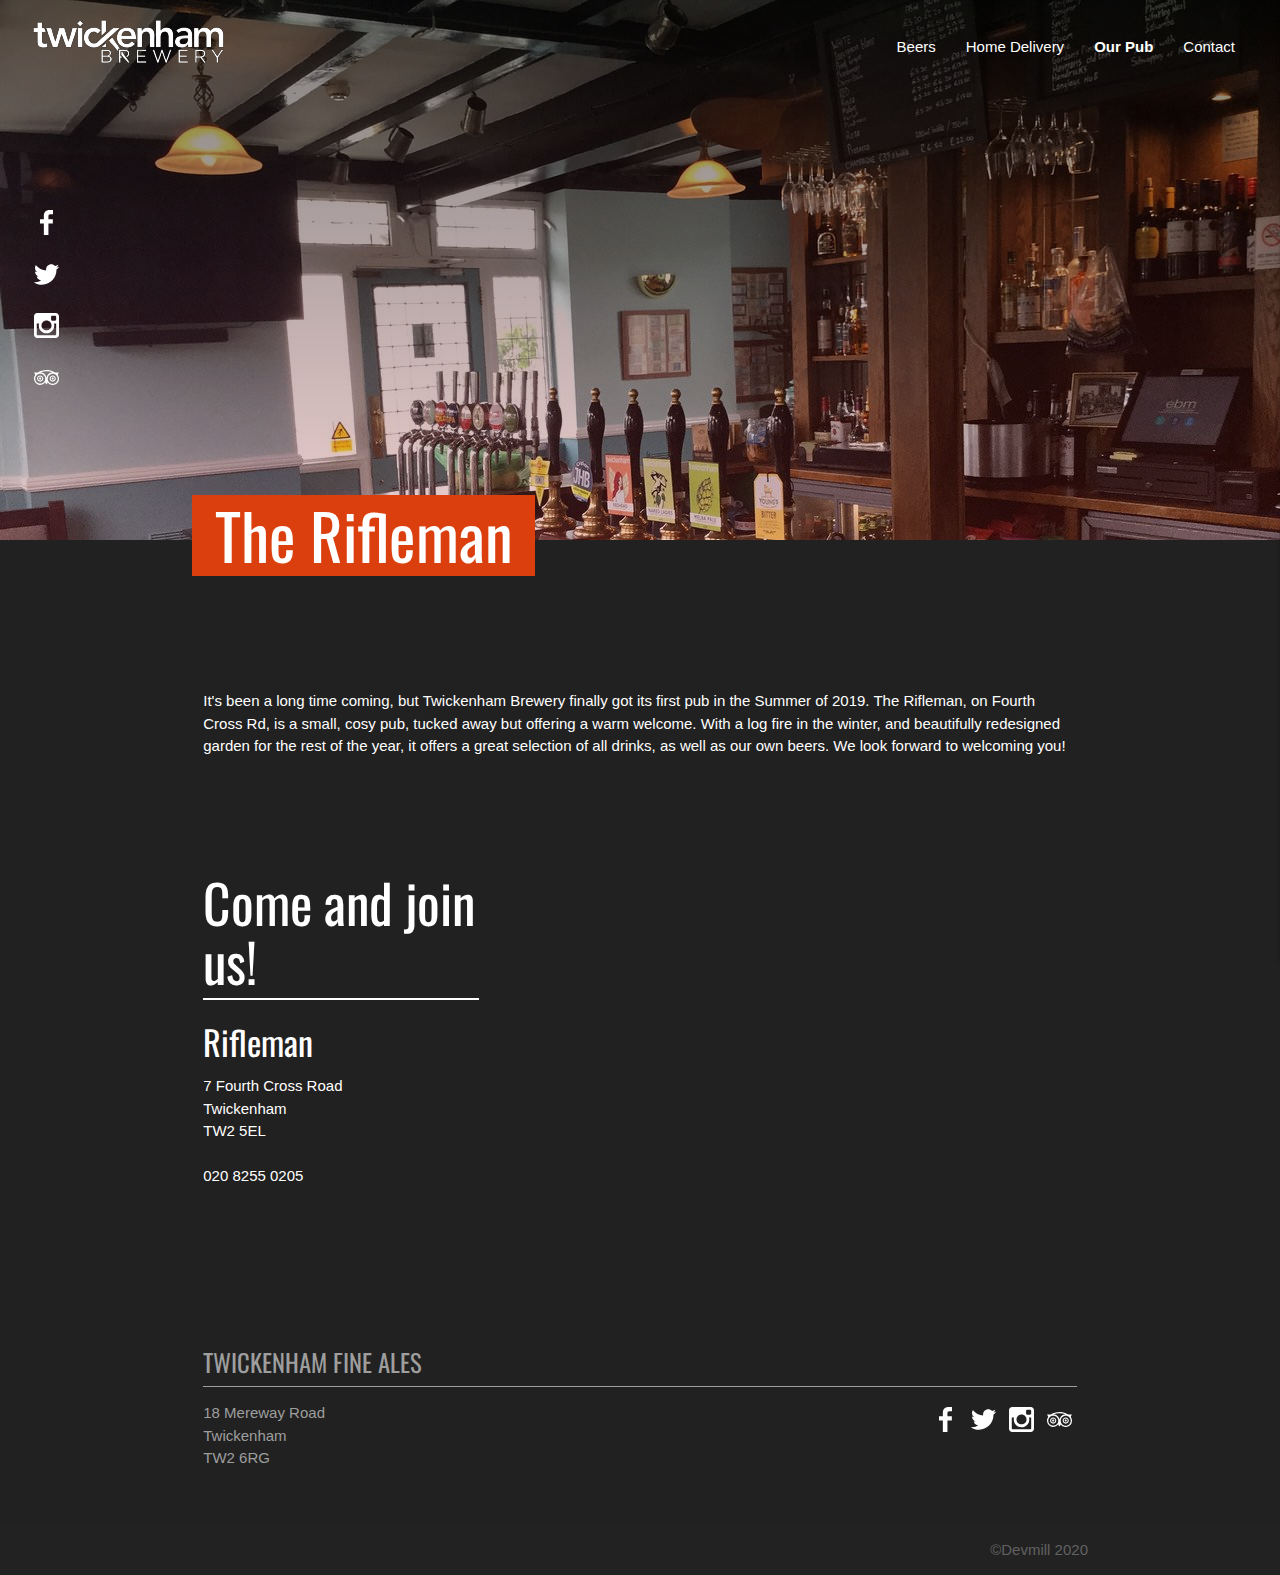
<file: pages/our-pub.html>
<!DOCTYPE html>
<html lang="en">
  <head>
    <meta http-equiv="Content-Type" content="text/html; charset=UTF-8" />
    <meta
      name="viewport"
      content="width=device-width, initial-scale=1, maximum-scale=1.0"
    />
    <title>Truly Finest Ales | Twickenham Brewery</title>
    <link
      href="https://fonts.googleapis.com/icon?family=Material+Icons"
      rel="stylesheet"
    />
    <link
      href="../css/materialize.css"
      type="text/css"
      rel="stylesheet"
      media="screen,projection"
    />
    <link
      href="../css/style.css"
      type="text/css"
      rel="stylesheet"
      media="screen,projection"
    />
  </head>
  <body>
    <div class="section no-pad-bot no-pad-top " id="our-pub-bg">
      <nav class="transparent" role="navigation">
        <div class="nav-wrapper">
          <a id="logo-container" href="/index.html" class="brand-logo left"
            ><img src="/img/logo.png" alt=""
          /></a>

          <ul class="right hide-on-med-and-down">
            <li>
              <a href="/pages/beers.html">Beers</a>
            </li>
            <li><a href="/pages/home-delivery.html">Home Delivery</a></li>
            <li>
              <a href="/pages/our-pub.html" class="active-nav-link">Our Pub</a>
            </li>
            <li><a href="/pages/contact.html">Contact</a></li>
          </ul>

          <!-- //mobile view links -->
          <ul id="nav-mobile" class="sidenav">
            <li><a href="/pages/beers.html">Beers</a></li>
            <li><a href="/pages/home-delivery.html">Home Delivery</a></li>
            <li><a href="/pages/our-pub.html">Our Pub</a></li>
            <li><a href="/pages/contact.html">Contact</a></li>
          </ul>
          <!-- //Hamburger Trigger -->
          <a href="#" data-target="nav-mobile" class="sidenav-trigger right"
            ><i class="material-icons">menu</i></a
          >
        </div>
      </nav>
      <!-- //Social media icons -->
      <div class="" id="social-media-container">
        <div class="row">
          <div class="col s1 social-media-icon">
            <a href="https://www.facebook.com/TwickenhamAles" target="_blank">
              <img src="/img/icons/facebook-logo.svg" alt="facebook link" />
            </a>
          </div>
        </div>

        <div class="row">
          <div class="col s1 social-media-icon">
            <a href="https://twitter.com/TwickenhamAles" target="_blank">
              <img
                src="/img/icons/twitter-social-logotype.svg"
                alt="twitter link"
              />
            </a>
          </div>
        </div>

        <div class="row">
          <div class="col s1 social-media-icon">
            <a href="https://www.instagram.com/twickenhamales/" target="_blank">
              <img
                src="/img/icons/instagram-social-network-logo-of-photo-camera.svg"
                alt="instagram link"
              />
            </a>
          </div>
        </div>

        <div class="row">
          <div class="col s1 social-media-icon">
            <a
              href="https://www.tripadvisor.co.uk/Attraction_Review-g528819-d7272119-Reviews-Twickenham_Fine_Ales-Twickenham_Greater_London_England.html"
              target="_blank"
            >
              <img
                src="/img/icons/tripadvisor-logotype.svg"
                alt="tripadvisor link"
              />
            </a>
          </div>
        </div>
      </div>
      <!-- Possible Header-->
      <div class="container" id=""></div>
    </div>

    <section class="grey darken-4">
      <br /><br />
      <div class="container">
        <div class="row" id="page-heading-container">
          <h1 id="page-heading">The Rifleman</h1>
        </div>
        <br /><br /><br /><br />
        <div class="row">
          <div class="col s12">
            <p class="white-text">
              It's been a long time coming, but Twickenham Brewery finally got
              its first pub in the Summer of 2019. The Rifleman, on Fourth Cross
              Rd, is a small, cosy pub, tucked away but offering a warm welcome.
              With a log fire in the winter, and beautifully redesigned garden
              for the rest of the year, it offers a great selection of all
              drinks, as well as our own beers. We look forward to welcoming
              you!
            </p>
          </div>
        </div>
        <br /><br />
        <div class="row">
          <div class="col s12 m4 l4">
            <h2 class="section-header">Come and join us!</h2>
            <h4 class="white-text">Rifleman</h4>
            <ul>
              <li class="white-text">7 Fourth Cross Road</li>
              <li class="white-text">Twickenham</li>
              <li class="white-text">TW2 5EL</li>
              <br />
              <li class="white-text">020 8255 0205</li>
              <br /><br />
            </ul>
          </div>
          <div class="col s12 m8 l7 right">
            <iframe
              src="https://www.google.com/maps/embed?pb=!1m18!1m12!1m3!1d621.7455655466501!2d-0.34935371185369857!3d51.44011963467408!2m3!1f0!2f0!3f0!3m2!1i1024!2i768!4f13.1!3m3!1m2!1s0x48760c9787c6427f%3A0x1dfee5f56f45ef60!2sThe%20Rifleman%2C%207%20Fourth%20Cross%20Rd%2C%20Twickenham%20TW2%205EL!5e0!3m2!1sen!2suk!4v1589987424962!5m2!1sen!2suk"
              width="450"
              height="400"
              frameborder="0"
              style="border:0;"
              allowfullscreen=""
              aria-hidden="false"
              tabindex="0"
              id="map"
            ></iframe>
          </div>
        </div>
        <br /><br />
      </div>
    </section>

    <footer class="page-footer grey darken-4">
      <div class="container">
        <div class="row">
          <div class="col s12">
            <h5 class="grey-text">TWICKENHAM FINE ALES</h5>
            <div class="divider grey"></div>
          </div>
          <div class="row">
            <div class="col s5">
              <ul>
                <li class="grey-text">18 Mereway Road</li>
                <li class="grey-text">Twickenham</li>
                <li class="grey-text">TW2 6RG</li>
              </ul>
            </div>

            <div class="col s7" id="footer-social-media-icons">
              <ul class="right">
                <li>
                  <a
                    href="https://www.facebook.com/TwickenhamAles"
                    target="_blank"
                  >
                    <img
                      src="/img/icons/facebook-logo.svg"
                      alt="facebook link"
                    />
                  </a>
                </li>
                <li>
                  <a href="https://twitter.com/TwickenhamAles" target="_blank">
                    <img
                      src="/img/icons/twitter-social-logotype.svg"
                      alt="twitter link"
                    />
                  </a>
                </li>
                <li>
                  <a
                    href="https://www.instagram.com/twickenhamales/"
                    target="_blank"
                  >
                    <img
                      src="/img/icons/instagram-social-network-logo-of-photo-camera.svg"
                      alt="instagram link"
                    />
                  </a>
                </li>
                <li>
                  <a
                    href="https://www.tripadvisor.co.uk/Attraction_Review-g528819-d7272119-Reviews-Twickenham_Fine_Ales-Twickenham_Greater_London_England.html"
                    target="_blank"
                  >
                    <img
                      src="/img/icons/tripadvisor-logotype.svg"
                      alt="tripadvisor link"
                    />
                  </a>
                </li>
              </ul>
            </div>
          </div>
        </div>
      </div>
      <div class="footer-copyright">
        <div class="container">
          <a
            class="grey-text text-darken-2 right"
            href="http://devmill.co.uk"
            target="_blank"
            >&copy;Devmill 2020</a
          >
        </div>
      </div>
    </footer>

    <!--  Scripts-->
    <script src="https://code.jquery.com/jquery-2.1.1.min.js"></script>
    <script src="../js/materialize.js"></script>
    <script src="../js/init.js"></script>
  </body>
</html>
</file>
<file: css/style.css>
/* Custom Stylesheet

 * Use this file to override Materialize files so you can update
 * the core Materialize files in the future
 */
@import url('https://fonts.googleapis.com/css2?family=Oswald:wght@200;500&display=swap');

/* ////GENERAL STYLES */
html {
  scroll-behavior: smooth;
}

h1,
h2,
h3,
h4,
h5 {
  font-family: 'Oswald', sans-serif;
}

.section-header {
  color: #fff;
  padding-bottom: 0.5rem;
  border-bottom: 2px solid #fff;
}

.highlite {
  color: #dc3f0e;
}

blockquote {
  border-left: 5px solid #dc3f0e;
  letter-spacing: 0.0625em;
}

.beer-abv {
  font-weight: 200;
  font-size: 1rem;
}

#beer-card {
  margin-top: 1rem;
}

/* //page backgrounds */
#index-bg {
  background-image: linear-gradient(
      rgba(0, 0, 0, 0.5),
      rgba(177, 24, 24, 0.205)
    ),
    url('/img/bg.jpg');
  background-repeat: no-repeat;
  height: 100vh;
  background-size: cover;
}

#beers-bg {
  background-image: linear-gradient(
      rgba(0, 0, 0, 0.5),
      rgba(177, 24, 24, 0.205)
    ),
    url('/img/twickenham-pint.jpg');
  background-repeat: no-repeat;
  background-size: cover;
  height: 60vh;
  background-position: right center;
}

#home-delivery-bg {
  background-image: linear-gradient(
      rgba(0, 0, 0, 0.5),
      rgba(177, 24, 24, 0.205)
    ),
    url('/img/twickenham-cask.jpg');
  background-repeat: no-repeat;
  background-size: cover;
  height: 60vh;
}

#our-pub-bg {
  background-image: linear-gradient(
      rgba(0, 0, 0, 0.5),
      rgba(177, 24, 24, 0.205)
    ),
    url('/img/the-rifleman.jpg');
  background-repeat: no-repeat;
  background-size: cover;
  height: 60vh;
}

#contact-bg {
  background-image: linear-gradient(
      rgba(0, 0, 0, 0.5),
      rgba(177, 24, 24, 0.205)
    ),
    url('/img//twickenam-building.jpg');
  background-repeat: no-repeat;
  background-size: cover;
  height: 60vh;
}

/* page headings */

#page-heading-container {
  background-color: #dc3f0e;
  position: absolute;
  top: 55vh;
  margin: 0;
}

#page-heading {
  color: white;
  padding: 0.3rem 1.5rem 0.5rem 1.5rem;
  margin: 0;
}
/* ////HERO AND NAVIGATION */
/* // nav */
.brand-logo {
  margin-top: 1rem;
  margin-left: 2rem;
}

.brand-logo img {
  filter: invert(1);
}

nav {
  height: 6rem;
  box-shadow: none;
}

nav ul {
  margin-top: 1rem;
  margin-right: 2rem;
}

.active-nav-link {
  font-weight: bold;
}

/* //mobile side nav */
.sidenav {
  background-color: rgba(48, 48, 48, 0.95);
  max-width: 65vw;
  border-top-left-radius: 10px;
}

.sidenav li:first-child {
  margin-top: 4rem;
}

.sidenav li a {
  color: white;
  text-transform: uppercase;
}
.sidenav li:hover {
  background-color: rgb(58, 58, 58);
}

#beers-nav h2 ul li {
  display: inline;
}
.beers-nav-item {
  color: gray;
}

/* //hero */
#hero-heading {
  margin-top: 30vh;
  font-size: 10vw;
}

/* //Social media container */
#social-media-container {
  position: fixed;
  margin: 8rem 0 0 1.5rem;
}

.social-media-icon {
  cursor: pointer;
}

/* BEER list in beers page */

.tabs {
  display: grid;
  border-radius: 5px 5px 0 0;
}

[role='tablist'] {
  display: grid;
  grid-template-columns: repeat(auto-fit, minmax(4rem, 1fr));
}

[role='tabpanel'] {
  border-top: 2px solid #dc3f0e;
  padding: 2rem;
  background-color: #262626;
}

button[role='tab'] {
  height: 4rem;
  background: rgb(41, 41, 41);
  border: 0;
  font-size: 1rem;
  font-family: 'Oswald', sans-serif;
  color: rgb(138, 138, 138);
  border-radius: 5px 5px 0 0;
  box-shadow: inset 0 -2px 5px rgb(44, 44, 44);
  cursor: pointer;
}

button[aria-selected='true'] {
  font-size: 1.2rem;
  background: #dc3f0e;
  box-shadow: none;
  color: #fff;
}

/* ////FOOTER */

#footer-social-media-icons ul li {
  display: inline-block;
  margin: 0.3rem;
}

@media (max-width: 745px) {
  .brand-logo {
    margin-left: 0.5rem;
  }

  #social-media-container {
    margin: 1rem 0 0 0.5rem;
    position: relative;
  }

  #social-media-container img {
    width: 1rem;
  }

  #hero-heading {
    margin-top: 25vh;
    font-size: 3rem;
  }

  #cta {
    font-size: 1rem;
  }

  #map {
    width: 75vw;
  }

  #beers-nav h2 ul li {
    display: block;
  }

  #beer-card {
    margin-top: 3rem;
  }
}
</file>
